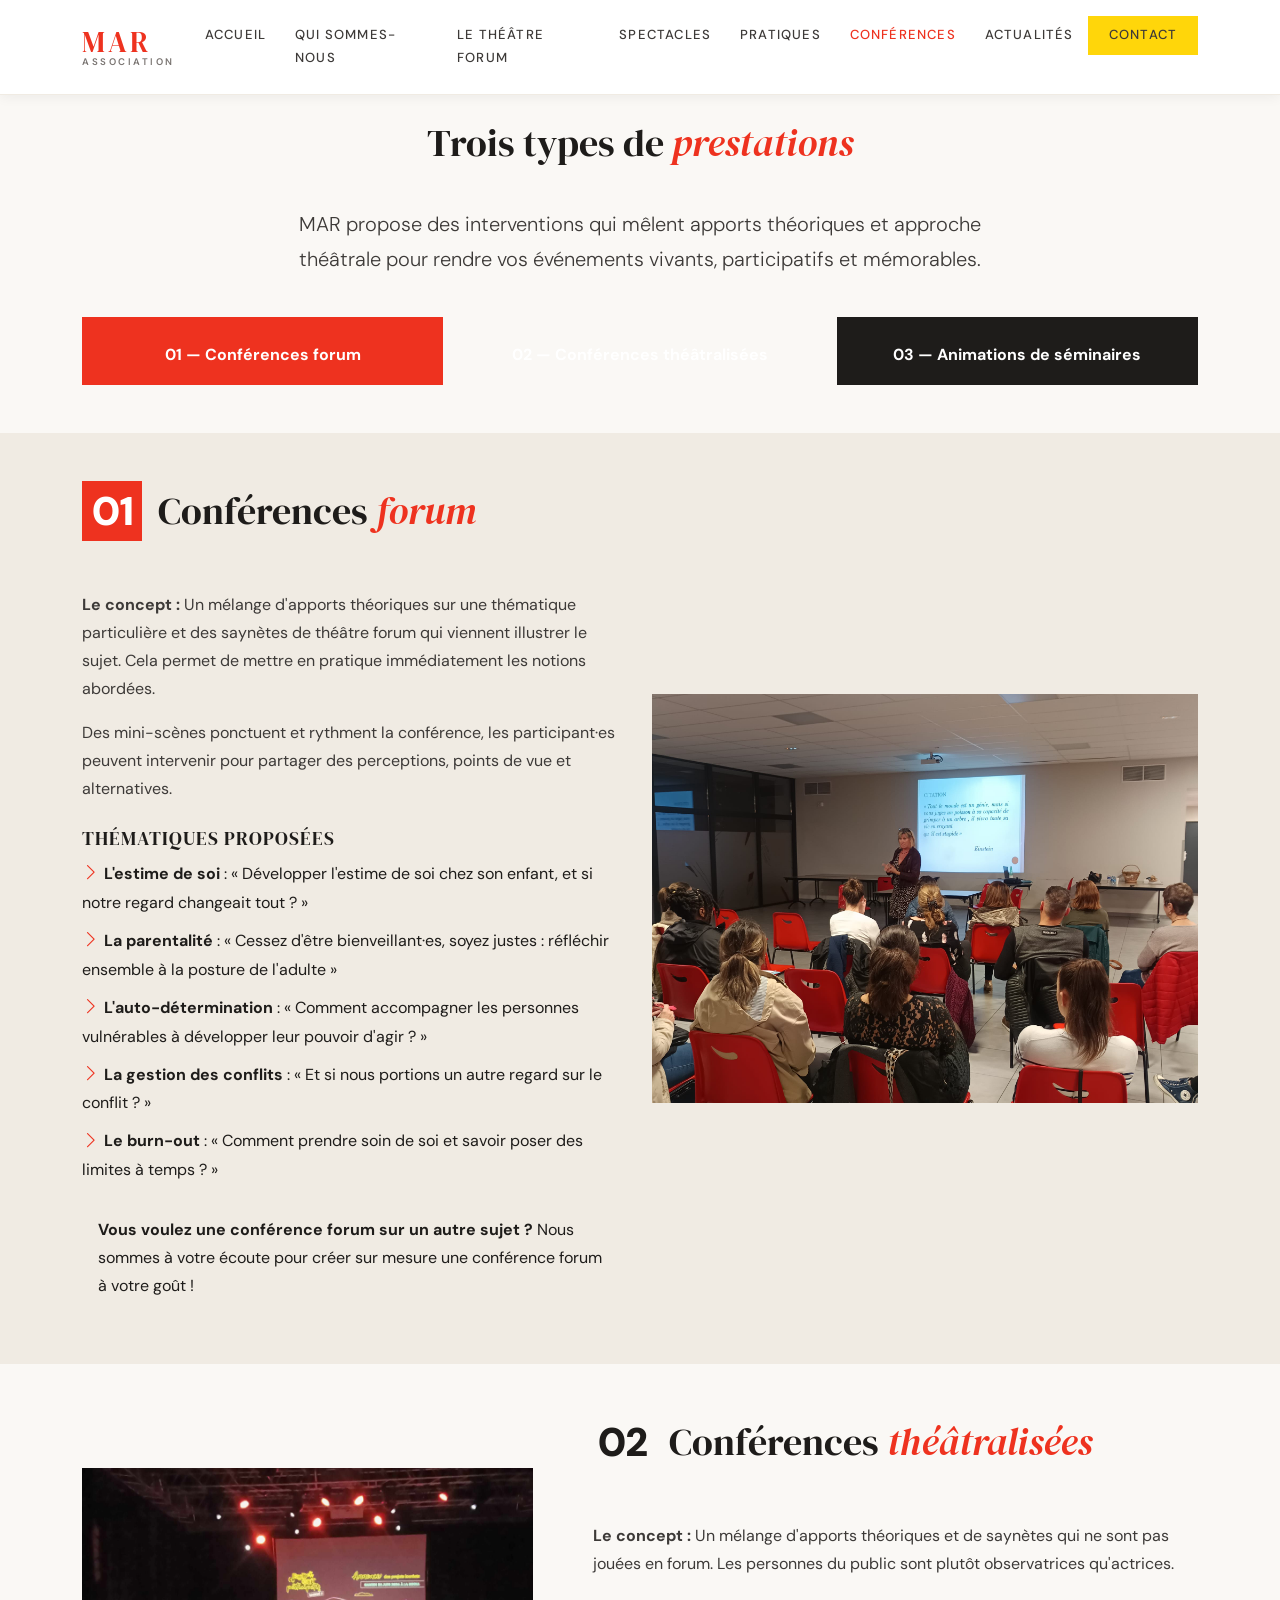
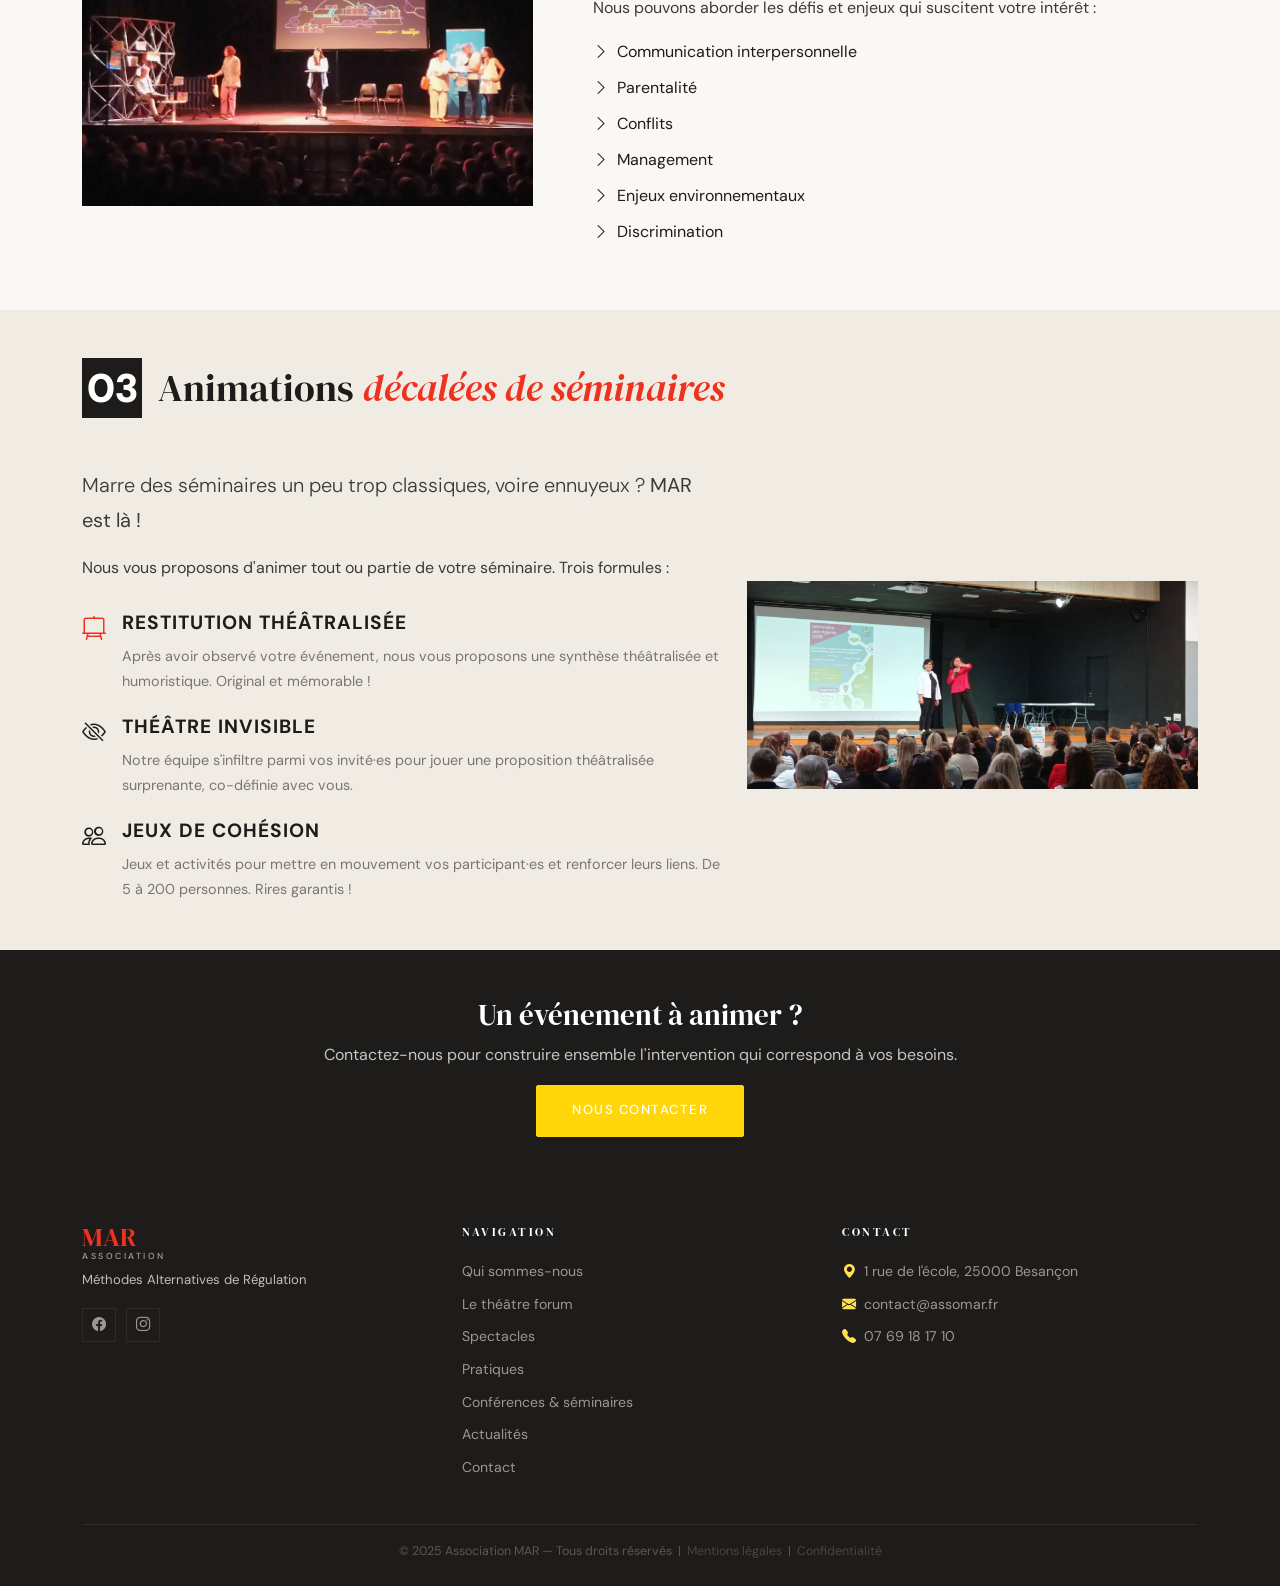
<file: conferences.html>
<!DOCTYPE html>
<html lang="fr">
<head>
  <meta charset="UTF-8">
  <meta name="viewport" content="width=device-width, initial-scale=1.0">
  <title>Conférences & Séminaires — Association MAR</title>
  <link href="https://cdn.jsdelivr.net/npm/bootstrap@5.3.2/dist/css/bootstrap.min.css" rel="stylesheet">
  <link href="https://cdn.jsdelivr.net/npm/bootstrap-icons@1.11.3/font/bootstrap-icons.min.css" rel="stylesheet">
  <link rel="stylesheet" href="css/style.css">
</head>
<body>

<nav class="navbar navbar-expand-lg fixed-top">
  <div class="container">
    <a class="navbar-brand logo-brand" href="index.html">
      <div class="logo-placeholder"><span class="logo-mar">MAR</span><span class="logo-asso">Association</span></div>
    </a>
    <button class="navbar-toggler" type="button" data-bs-toggle="collapse" data-bs-target="#nav">
      <span class="navbar-toggler-icon"></span>
    </button>
    <div class="collapse navbar-collapse" id="nav">
      <ul class="navbar-nav ms-auto">
        <li class="nav-item"><a class="nav-link" href="index.html">Accueil</a></li>
        <li class="nav-item"><a class="nav-link" href="qui-sommes-nous.html">Qui sommes-nous</a></li>
        <li class="nav-item"><a class="nav-link" href="theatre-forum.html">Le théâtre forum</a></li>
        <li class="nav-item"><a class="nav-link" href="spectacles.html">Spectacles</a></li>
        <li class="nav-item"><a class="nav-link" href="pratique.html">Pratiques</a></li>
        <li class="nav-item"><a class="nav-link active" href="conferences.html">Conférences</a></li>
        <li class="nav-item"><a class="nav-link" href="actualites.html">Actualités</a></li>
        <li class="nav-item"><a class="nav-link nav-cta" href="contact.html">Contact</a></li>
      </ul>
    </div>
  </div>
</nav>


<!-- INTRO -->
<section>
  <div class="container text-center">
    <h2 class="section-title">Trois types de <em>prestations</em></h2>
    <div class="section-divider mx-auto"></div>
    <p class="lead mt-2 lead-centered">MAR propose des interventions qui mêlent apports théoriques et approche théâtrale pour rendre vos événements vivants, participatifs et mémorables.</p>
    <div class="row g-3 mt-4">
      <div class="col-md-4">
        <a href="#conf-forum" class="text-decoration-none">
          <div class="p-3 option-tab option-tab-rouge">
            <p class="mb-0 mt-2 fw-bold">01 — Conférences forum</p>
          </div>
        </a>
      </div>
      <div class="col-md-4">
        <a href="#conf-theatralisees" class="text-decoration-none">
          <div class="p-3 option-tab option-tab-jaune">
            <p class="mb-0 mt-2 fw-bold">02 — Conférences théâtralisées</p>
          </div>
        </a>
      </div>
      <div class="col-md-4">
        <a href="#animations" class="text-decoration-none">
          <div class="p-3 option-tab option-tab-dark">
            <p class="mb-0 mt-2 fw-bold">03 — Animations de séminaires</p>
          </div>
        </a>
      </div>
    </div>
  </div>
</section>

<!-- 1 - CONFÉRENCES FORUM -->
<section class="section-alt" id="conf-forum">
  <div class="container">
    <div class="row align-items-center">
      <div class="col-lg-6">
        <div class="d-flex align-items-center gap-3 mb-3">
          <span class="num-badge num-badge-rouge">01</span>
          <h2 class="section-title mb-0">Conférences <em>forum</em></h2>
        </div>
        <div class="section-divider"></div>
        <p><strong>Le concept :</strong> Un mélange d'apports théoriques sur une thématique particulière et des saynètes de théâtre forum qui viennent illustrer le sujet. Cela permet de mettre en pratique immédiatement les notions abordées.</p>
        <p>Des mini-scènes ponctuent et rythment la conférence, les participant·es peuvent intervenir pour partager des perceptions, points de vue et alternatives.</p>

        <h4 class="mt-4 titre-carte">Thématiques proposées</h4>
        <ul class="list-unstyled">
          <li class="mb-2"><i class="bi bi-chevron-right chevron-rouge"></i> <strong>L'estime de soi</strong> : « Développer l'estime de soi chez son enfant, et si notre regard changeait tout ? »</li>
          <li class="mb-2"><i class="bi bi-chevron-right chevron-rouge"></i> <strong>La parentalité</strong> : « Cessez d'être bienveillant·es, soyez justes : réfléchir ensemble à la posture de l'adulte »</li>
          <li class="mb-2"><i class="bi bi-chevron-right chevron-rouge"></i> <strong>L'auto-détermination</strong> : « Comment accompagner les personnes vulnérables à développer leur pouvoir d'agir ? »</li>
          <li class="mb-2"><i class="bi bi-chevron-right chevron-rouge"></i> <strong>La gestion des conflits</strong> : « Et si nous portions un autre regard sur le conflit ? »</li>
          <li class="mb-2"><i class="bi bi-chevron-right chevron-rouge"></i> <strong>Le burn-out</strong> : « Comment prendre soin de soi et savoir poser des limites à temps ? »</li>
        </ul>
        <div class="p-3 mt-3 highlight-box-plain">
          <strong>Vous voulez une conférence forum sur un autre sujet ?</strong> Nous sommes à votre écoute pour créer sur mesure une conférence forum à votre goût !
        </div>
      </div>
      <div class="col-lg-6 mt-4 mt-lg-0">
        <img src="images/proposees/photo-8.jpg"
             alt="Conférence forum" class="img-fluid section-img section-img-xl">
      </div>
    </div>
  </div>
</section>

<!-- 2 - CONFÉRENCES THÉÂTRALISÉES -->
<section id="conf-theatralisees">
  <div class="container">
    <div class="row align-items-center">
      <div class="col-lg-5 mb-4 mb-lg-0">
        <img src="images/proposees/photo-9.jpg"
             alt="Conférence théâtralisée" class="img-fluid section-img section-img-md">
      </div>
      <div class="col-lg-7 ps-lg-5">
        <div class="d-flex align-items-center gap-3 mb-3">
          <span class="num-badge num-badge-jaune">02</span>
          <h2 class="section-title mb-0">Conférences <em>théâtralisées</em></h2>
        </div>
        <div class="section-divider"></div>
        <p><strong>Le concept :</strong> Un mélange d'apports théoriques et de saynètes qui ne sont pas jouées en forum. Les personnes du public sont plutôt observatrices qu'actrices.</p>
        <p>Nous pouvons aborder les défis et enjeux qui suscitent votre intérêt :</p>
        <ul class="list-unstyled mt-3">
          <li class="d-flex gap-2 mb-2"><i class="bi bi-chevron-right chevron-jaune"></i> Communication interpersonnelle</li>
          <li class="d-flex gap-2 mb-2"><i class="bi bi-chevron-right chevron-jaune"></i> Parentalité</li>
          <li class="d-flex gap-2 mb-2"><i class="bi bi-chevron-right chevron-jaune"></i> Conflits</li>
          <li class="d-flex gap-2 mb-2"><i class="bi bi-chevron-right chevron-jaune"></i> Management</li>
          <li class="d-flex gap-2 mb-2"><i class="bi bi-chevron-right chevron-jaune"></i> Enjeux environnementaux</li>
          <li class="d-flex gap-2 mb-2"><i class="bi bi-chevron-right chevron-jaune"></i> Discrimination</li>
        </ul>
      </div>
    </div>
  </div>
</section>

<!-- 3 - ANIMATIONS SÉMINAIRES -->
<section class="section-alt" id="animations">
  <div class="container">
    <div class="d-flex align-items-center gap-3 mb-3">
      <span class="num-badge num-badge-dark">03</span>
      <h2 class="section-title mb-0">Animations <em>décalées de séminaires</em></h2>
    </div>
    <div class="section-divider"></div>
    <div class="row align-items-center">
      <div class="col-lg-7">
        <p class="lead">Marre des séminaires un peu trop classiques, voire ennuyeux ? <strong>MAR est là !</strong></p>
        <p>Nous vous proposons d'animer tout ou partie de votre séminaire. Trois formules :</p>
        <div class="d-flex flex-column gap-3 mt-4">
          <div class="d-flex gap-3 align-items-start">
            <i class="bi bi-easel2 icon-lg icon-rouge"></i>
            <div>
              <strong class="titre-carte">Restitution théâtralisée</strong>
              <p class="mb-0 mt-1 text-note">Après avoir observé votre événement, nous vous proposons une synthèse théâtralisée et humoristique. Original et mémorable !</p>
            </div>
          </div>
          <div class="d-flex gap-3 align-items-start">
            <i class="bi bi-eye-slash icon-lg icon-jaune"></i>
            <div>
              <strong class="titre-carte">Théâtre invisible</strong>
              <p class="mb-0 mt-1 text-note">Notre équipe s'infiltre parmi vos invité·es pour jouer une proposition théâtralisée surprenante, co-définie avec vous.</p>
            </div>
          </div>
          <div class="d-flex gap-3 align-items-start">
            <i class="bi bi-people icon-lg icon-dark"></i>
            <div>
              <strong class="titre-carte">Jeux de cohésion</strong>
              <p class="mb-0 mt-1 text-note">Jeux et activités pour mettre en mouvement vos participant·es et renforcer leurs liens. De 5 à 200 personnes. Rires garantis !</p>
            </div>
          </div>
        </div>
      </div>
      <div class="col-lg-5 mt-4 mt-lg-0">
        <img src="images/proposees/photo-7.jpg" alt="Animation de séminaire" class="img-fluid section-img section-img-md">
      </div>
    </div>
  </div>
</section>

<!-- CTA -->
<section class="section-cta">
  <div class="container">
    <h2>Un événement à animer ?</h2>
    <p>Contactez-nous pour construire ensemble l'intervention qui correspond à vos besoins.</p>
    <a href="contact.html" class="btn-jaune">Nous contacter</a>
  </div>
</section>

<footer>
  <div class="container">
    <div class="row g-4">
      <div class="col-lg-4">
        <div class="footer-logo-placeholder"><span class="footer-logo-mar">MAR</span><span class="footer-logo-asso">Association</span></div>
        <p class="mt-2 footer-slogan">Méthodes Alternatives de Régulation</p>
        <div class="mt-3">
          <a href="https://www.facebook.com/profile.php?id=61551824633043" class="social-link" target="_blank"><i class="bi bi-facebook"></i></a>
          <a href="https://www.instagram.com/association_mar_theatre_forum?igsh=MWlxeDFoOXNvcmVjaw%3D%3D&utm_source=qr" class="social-link" target="_blank"><i class="bi bi-instagram"></i></a>
        </div>
      </div>
      <div class="col-lg-4">
        <h5>Navigation</h5>
        <ul>
          <li><a href="qui-sommes-nous.html">Qui sommes-nous</a></li>
          <li><a href="theatre-forum.html">Le théâtre forum</a></li>
          <li><a href="spectacles.html">Spectacles</a></li>
          <li><a href="pratique.html">Pratiques</a></li>
          <li><a href="conferences.html">Conférences & séminaires</a></li>
          <li><a href="actualites.html">Actualités</a></li>
          <li><a href="contact.html">Contact</a></li>
        </ul>
      </div>
      <div class="col-lg-4">
        <h5>Contact</h5>
        <ul>
          <li><i class="bi bi-geo-alt-fill me-2 footer-icon"></i>1 rue de l'école, 25000 Besançon</li>
          <li><i class="bi bi-envelope-fill me-2 footer-icon"></i><a href="mailto:contact@assomar.fr">contact@assomar.fr</a></li>
          <li><i class="bi bi-telephone-fill me-2 footer-icon"></i><a href="tel:0769181710">07 69 18 17 10</a></li>
        </ul>
      </div>
    </div>
    <div class="footer-bottom">&copy; 2025 Association MAR — Tous droits réservés &nbsp;|&nbsp; <a href="mentions-legales.html" class="footer-legal">Mentions légales</a> &nbsp;|&nbsp; <a href="mentions-legales.html#confidentialite" class="footer-legal">Confidentialité</a></div>
  </div>
</footer>

<script src="https://cdn.jsdelivr.net/npm/bootstrap@5.3.2/dist/js/bootstrap.bundle.min.js"></script>
<script src="js/cookies.js" defer></script>
<script src="js/navbar.js" defer></script>
<script src="js/reveal.js" defer></script>
</body>
</html>
</file>
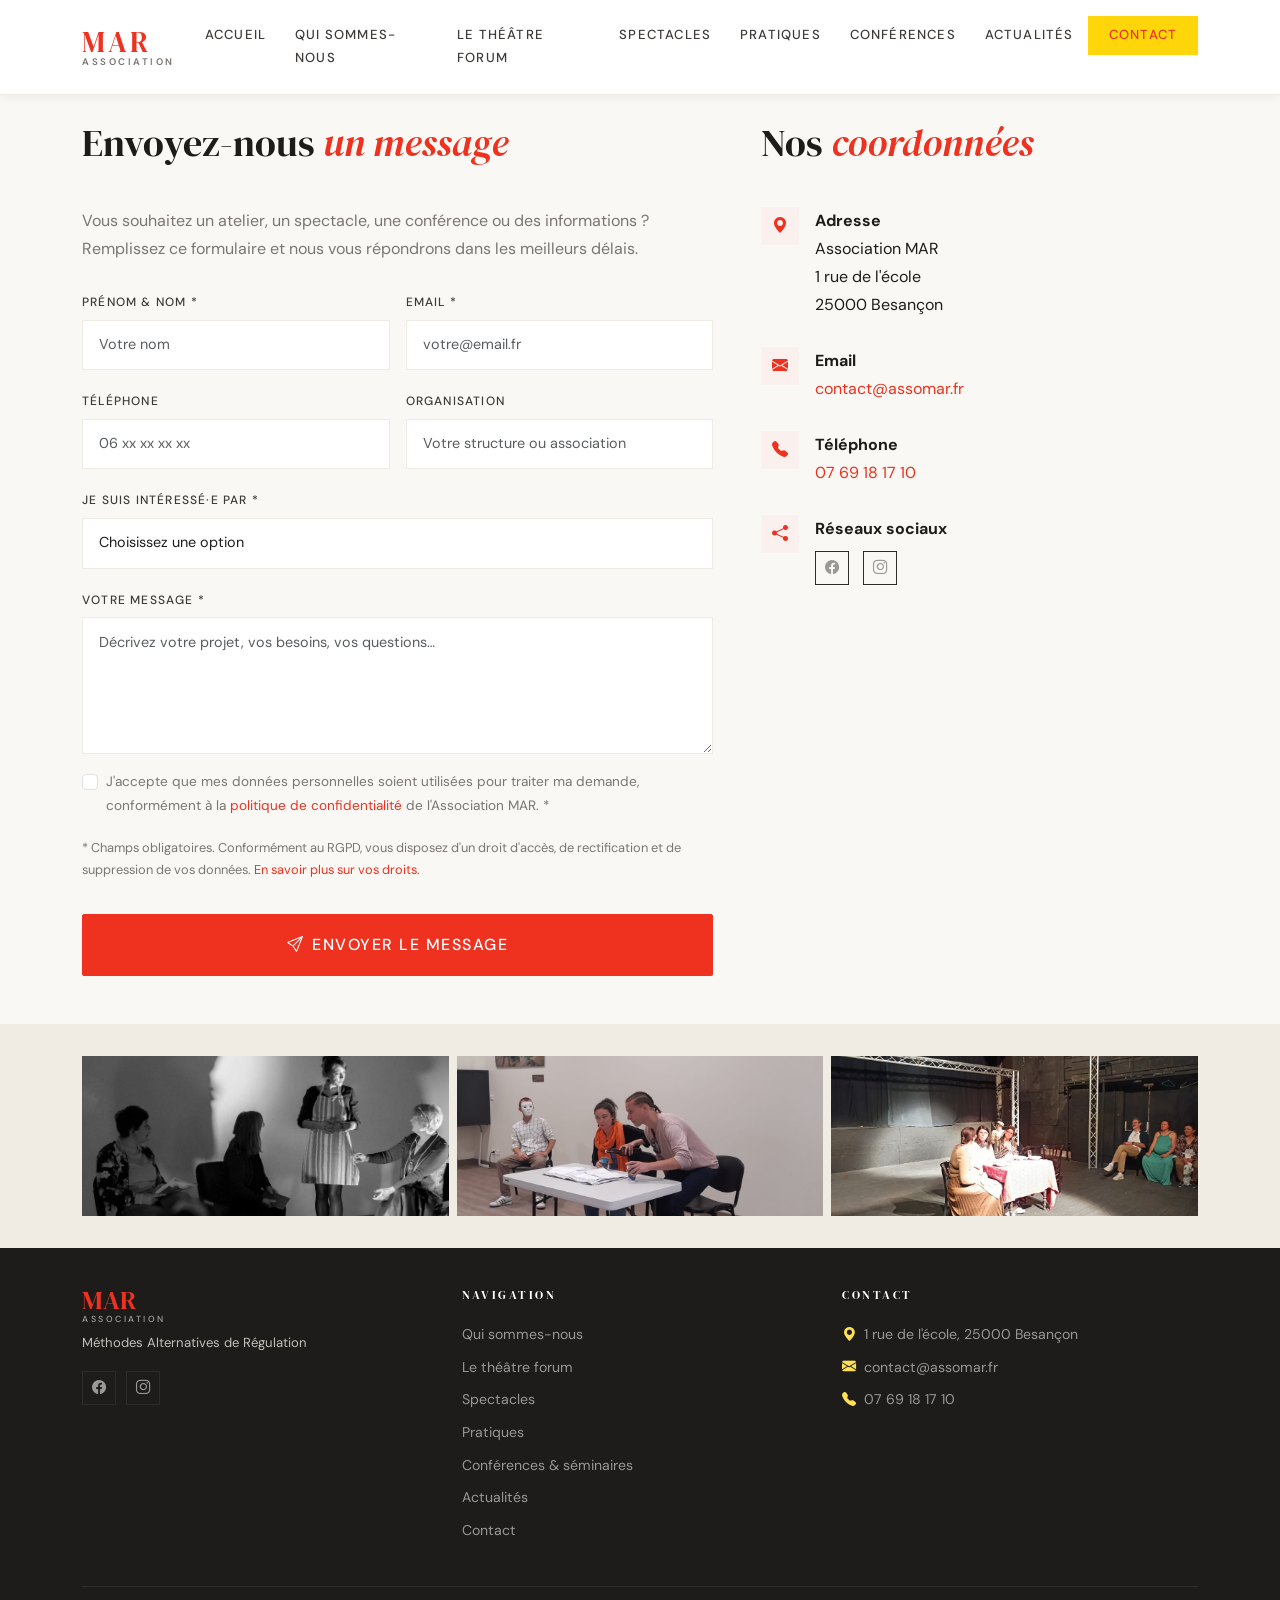
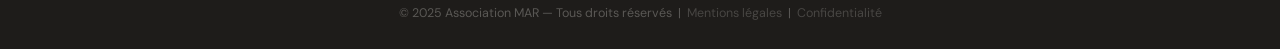
<file: contact.html>
<!DOCTYPE html>
<html lang="fr">
<head>
  <meta charset="UTF-8">
  <meta name="viewport" content="width=device-width, initial-scale=1.0">
  <title>Contact — Association MAR</title>
  <link href="https://cdn.jsdelivr.net/npm/bootstrap@5.3.2/dist/css/bootstrap.min.css" rel="stylesheet">
  <link href="https://cdn.jsdelivr.net/npm/bootstrap-icons@1.11.3/font/bootstrap-icons.min.css" rel="stylesheet">
  <link rel="stylesheet" href="css/style.css">
</head>
<body>

<nav class="navbar navbar-expand-lg fixed-top">
  <div class="container">
    <a class="navbar-brand logo-brand" href="index.html">
      <div class="logo-placeholder"><span class="logo-mar">MAR</span><span class="logo-asso">Association</span></div>
    </a>
    <button class="navbar-toggler" type="button" data-bs-toggle="collapse" data-bs-target="#nav">
      <span class="navbar-toggler-icon"></span>
    </button>
    <div class="collapse navbar-collapse" id="nav">
      <ul class="navbar-nav ms-auto">
        <li class="nav-item"><a class="nav-link" href="index.html">Accueil</a></li>
        <li class="nav-item"><a class="nav-link" href="qui-sommes-nous.html">Qui sommes-nous</a></li>
        <li class="nav-item"><a class="nav-link" href="theatre-forum.html">Le théâtre forum</a></li>
        <li class="nav-item"><a class="nav-link" href="spectacles.html">Spectacles</a></li>
        <li class="nav-item"><a class="nav-link" href="pratique.html">Pratiques</a></li>
        <li class="nav-item"><a class="nav-link" href="conferences.html">Conférences</a></li>
        <li class="nav-item"><a class="nav-link" href="actualites.html">Actualités</a></li>
        <li class="nav-item"><a class="nav-link nav-cta active" href="contact.html">Contact</a></li>
      </ul>
    </div>
  </div>
</nav>


<section>
  <div class="container">
    <div class="row g-5">

      <!-- FORMULAIRE -->
      <div class="col-lg-7">
        <h2 class="section-title">Envoyez-nous <em>un message</em></h2>
        <div class="section-divider"></div>
        <p class="text-gris">Vous souhaitez un atelier, un spectacle, une conférence ou des informations ? Remplissez ce formulaire et nous vous répondrons dans les meilleurs délais.</p>

        <form class="mt-4" action="mailto:contact@assomar.fr" method="get" enctype="text/plain">
          <div class="row g-3">
            <div class="col-sm-6">
              <label class="form-label">Prénom & Nom *</label>
              <input type="text" class="form-control" placeholder="Votre nom" required>
            </div>
            <div class="col-sm-6">
              <label class="form-label">Email *</label>
              <input type="email" class="form-control" placeholder="votre@email.fr" required>
            </div>
            <div class="col-sm-6">
              <label class="form-label">Téléphone</label>
              <input type="tel" class="form-control" placeholder="06 xx xx xx xx">
            </div>
            <div class="col-sm-6">
              <label class="form-label">Organisation</label>
              <input type="text" class="form-control" placeholder="Votre structure ou association">
            </div>
            <div class="col-12">
              <label class="form-label">Je suis intéressé·e par *</label>
              <select class="form-control" id="interet" required>
                <option value="" disabled selected>Choisissez une option</option>
                <option value="atelier">Un atelier de découverte</option>
                <option value="spectacle">Un spectacle (clé en main ou sur mesure)</option>
                <option value="conference">Une conférence forum</option>
                <option value="seminaire">Une animation de séminaire</option>
                <option value="formation">Une formation de formateurs</option>
                <option value="mensuels">Des ateliers mensuels</option>
                <option value="autre">Autre / Renseignements</option>
              </select>
            </div>
            <div class="col-12" id="spectacle-group">
              <label class="form-label">Spectacle concerné</label>
              <select class="form-control" id="spectacle-select">
                <option value="" disabled selected>Choisissez un spectacle</option>
                <option>Sous silence</option>
                <option>Entre idées reçues et vécus partagés</option>
                <option>Ma famille est une ordure</option>
                <option>Histoires de couples</option>
                <option>Le travail d'équipe, c'est facile ?</option>
                <option>Oser s'affirmer au quotidien</option>
                <option>La santé, c'est dans ta tête ?</option>
                <option>Tu sais mieux que moi ?</option>
                <option>Enfants, adultes, déconditionnons-nous !</option>
                <option>L'auto-détermination</option>
                <option>La médiation sociale, un jeu d'enfant ?</option>
                <option>Violences faites aux femmes</option>
                <option>Poing levé ou bras croisés</option>
                <option>C'est injuste mais ça peut changer !</option>
                <option>L'éducation ça s'estime !</option>
                <option>Burn out !</option>
                <option>C'est mon choix !</option>
              </select>
            </div>
            <div class="col-12">
              <label class="form-label">Votre message *</label>
              <textarea class="form-control" rows="5" placeholder="Décrivez votre projet, vos besoins, vos questions…" required></textarea>
            </div>
            <div class="col-12">
              <div class="form-check">
                <input class="form-check-input" type="checkbox" id="rgpd" required>
                <label class="form-check-label form-note" for="rgpd">
                  J'accepte que mes données personnelles soient utilisées pour traiter ma demande, conformément à la <a href="mentions-legales.html#confidentialite" target="_blank">politique de confidentialité</a> de l'Association MAR. *
                </label>
              </div>
            </div>
            <div class="col-12">
              <p class="form-note-sm">* Champs obligatoires. Conformément au RGPD, vous disposez d'un droit d'accès, de rectification et de suppression de vos données. <a href="mentions-legales.html#droits">En savoir plus sur vos droits.</a></p>
            </div>
            <div class="col-12">
              <button type="submit" class="btn-rouge w-100 btn-submit">
                <i class="bi bi-send me-2"></i>Envoyer le message
              </button>
            </div>
          </div>
        </form>
      </div>

      <!-- INFOS CONTACT -->
      <div class="col-lg-5">
        <h2 class="section-title">Nos <em>coordonnées</em></h2>
        <div class="section-divider"></div>

        <div class="contact-info-item">
          <div class="contact-icon"><i class="bi bi-geo-alt-fill"></i></div>
          <div>
            <strong>Adresse</strong><br>
            Association MAR<br>
            1 rue de l'école<br>
            25000 Besançon
          </div>
        </div>

        <div class="contact-info-item">
          <div class="contact-icon"><i class="bi bi-envelope-fill"></i></div>
          <div>
            <strong>Email</strong><br>
            <a href="mailto:contact@assomar.fr">contact@assomar.fr</a>
          </div>
        </div>

        <div class="contact-info-item">
          <div class="contact-icon"><i class="bi bi-telephone-fill"></i></div>
          <div>
            <strong>Téléphone</strong><br>
            <a href="tel:0769181710">07 69 18 17 10</a>
          </div>
        </div>

        <div class="contact-info-item">
          <div class="contact-icon"><i class="bi bi-share-fill"></i></div>
          <div>
            <strong>Réseaux sociaux</strong><br>
            <div class="mt-2 d-flex gap-2">
              <a href="https://www.facebook.com/profile.php?id=61551824633043" class="social-link" target="_blank" title="Facebook">
                <i class="bi bi-facebook"></i>
              </a>
              <a href="https://www.instagram.com/association_mar_theatre_forum?igsh=MWlxeDFoOXNvcmVjaw%3D%3D&utm_source=qr" class="social-link" target="_blank" title="Instagram">
                <i class="bi bi-instagram"></i>
              </a>
            </div>
          </div>
        </div>

      </div>

    </div>
  </div>
</section>

<!-- PHOTOS BAS DE PAGE -->
<section class="section-alt no-reveal section-photos">
  <div class="container">
    <div class="row g-2">
      <div class="col-4"><img src="images/spectacles/scene-02.jpg" class="img-fluid w-100 contact-photo" alt="MAR"></div>
      <div class="col-4"><img src="images/spectacles/scene-15.jpg" class="img-fluid w-100 contact-photo" alt="MAR"></div>
      <div class="col-4"><img src="images/spectacles/scene-16.jpg" class="img-fluid w-100 contact-photo" alt="MAR"></div>
    </div>
  </div>
</section>

<footer>
  <div class="container">
    <div class="row g-4">
      <div class="col-lg-4">
        <div class="footer-logo-placeholder"><span class="footer-logo-mar">MAR</span><span class="footer-logo-asso">Association</span></div>
        <p class="mt-2 footer-slogan">Méthodes Alternatives de Régulation</p>
        <div class="mt-3">
          <a href="https://www.facebook.com/profile.php?id=61551824633043" class="social-link" target="_blank"><i class="bi bi-facebook"></i></a>
          <a href="https://www.instagram.com/association_mar_theatre_forum?igsh=MWlxeDFoOXNvcmVjaw%3D%3D&utm_source=qr" class="social-link" target="_blank"><i class="bi bi-instagram"></i></a>
        </div>
      </div>
      <div class="col-lg-4">
        <h5>Navigation</h5>
        <ul>
          <li><a href="qui-sommes-nous.html">Qui sommes-nous</a></li>
          <li><a href="theatre-forum.html">Le théâtre forum</a></li>
          <li><a href="spectacles.html">Spectacles</a></li>
          <li><a href="pratique.html">Pratiques</a></li>
          <li><a href="conferences.html">Conférences & séminaires</a></li>
          <li><a href="actualites.html">Actualités</a></li>
          <li><a href="contact.html">Contact</a></li>
        </ul>
      </div>
      <div class="col-lg-4">
        <h5>Contact</h5>
        <ul>
          <li><i class="bi bi-geo-alt-fill me-2 footer-icon"></i>1 rue de l'école, 25000 Besançon</li>
          <li><i class="bi bi-envelope-fill me-2 footer-icon"></i><a href="mailto:contact@assomar.fr">contact@assomar.fr</a></li>
          <li><i class="bi bi-telephone-fill me-2 footer-icon"></i><a href="tel:0769181710">07 69 18 17 10</a></li>
        </ul>
      </div>
    </div>
    <div class="footer-bottom">&copy; 2025 Association MAR — Tous droits réservés &nbsp;|&nbsp; <a href="mentions-legales.html" class="footer-legal">Mentions légales</a> &nbsp;|&nbsp; <a href="mentions-legales.html#confidentialite" class="footer-legal">Confidentialité</a></div>
  </div>
</footer>

<script src="https://cdn.jsdelivr.net/npm/bootstrap@5.3.2/dist/js/bootstrap.bundle.min.js"></script>
<script src="js/cookies.js" defer></script>
<script src="js/contact.js" defer></script>
<script src="js/navbar.js" defer></script>
<script src="js/reveal.js" defer></script>
</body>
</html>
</file>
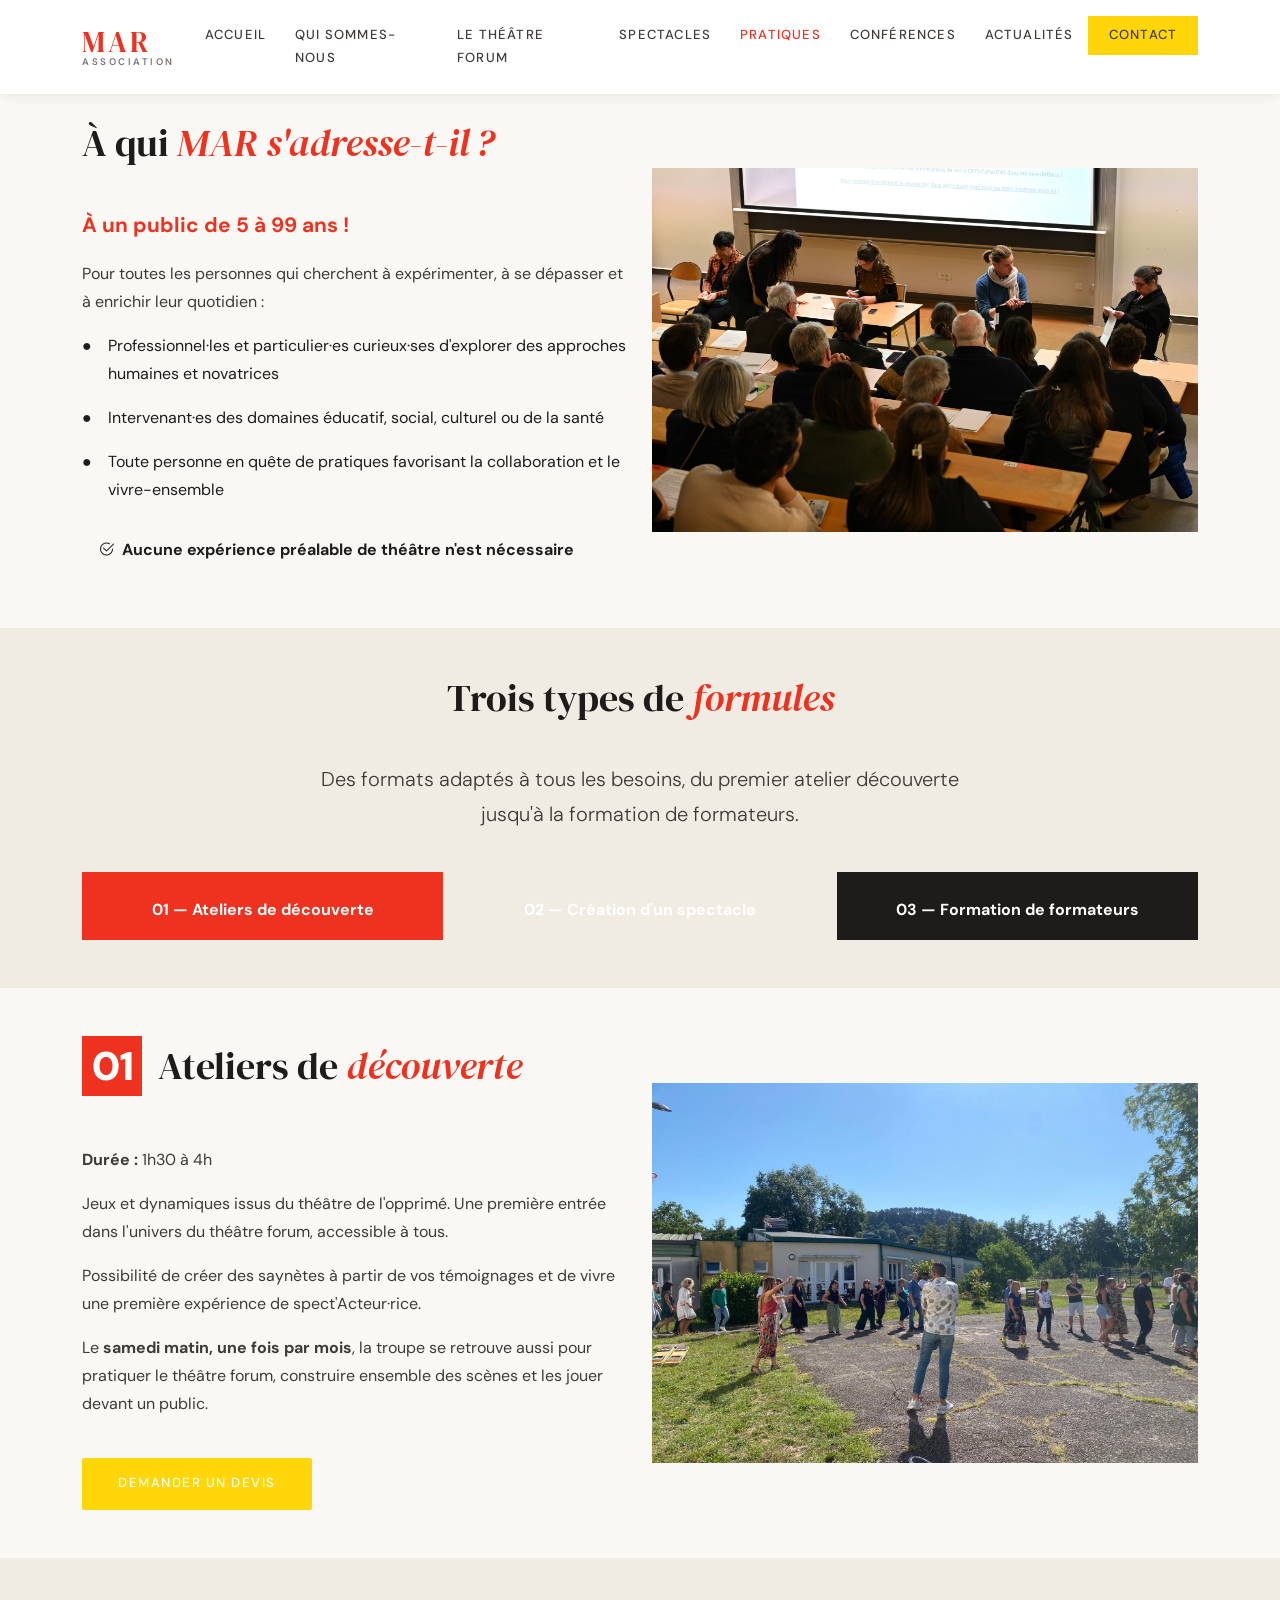
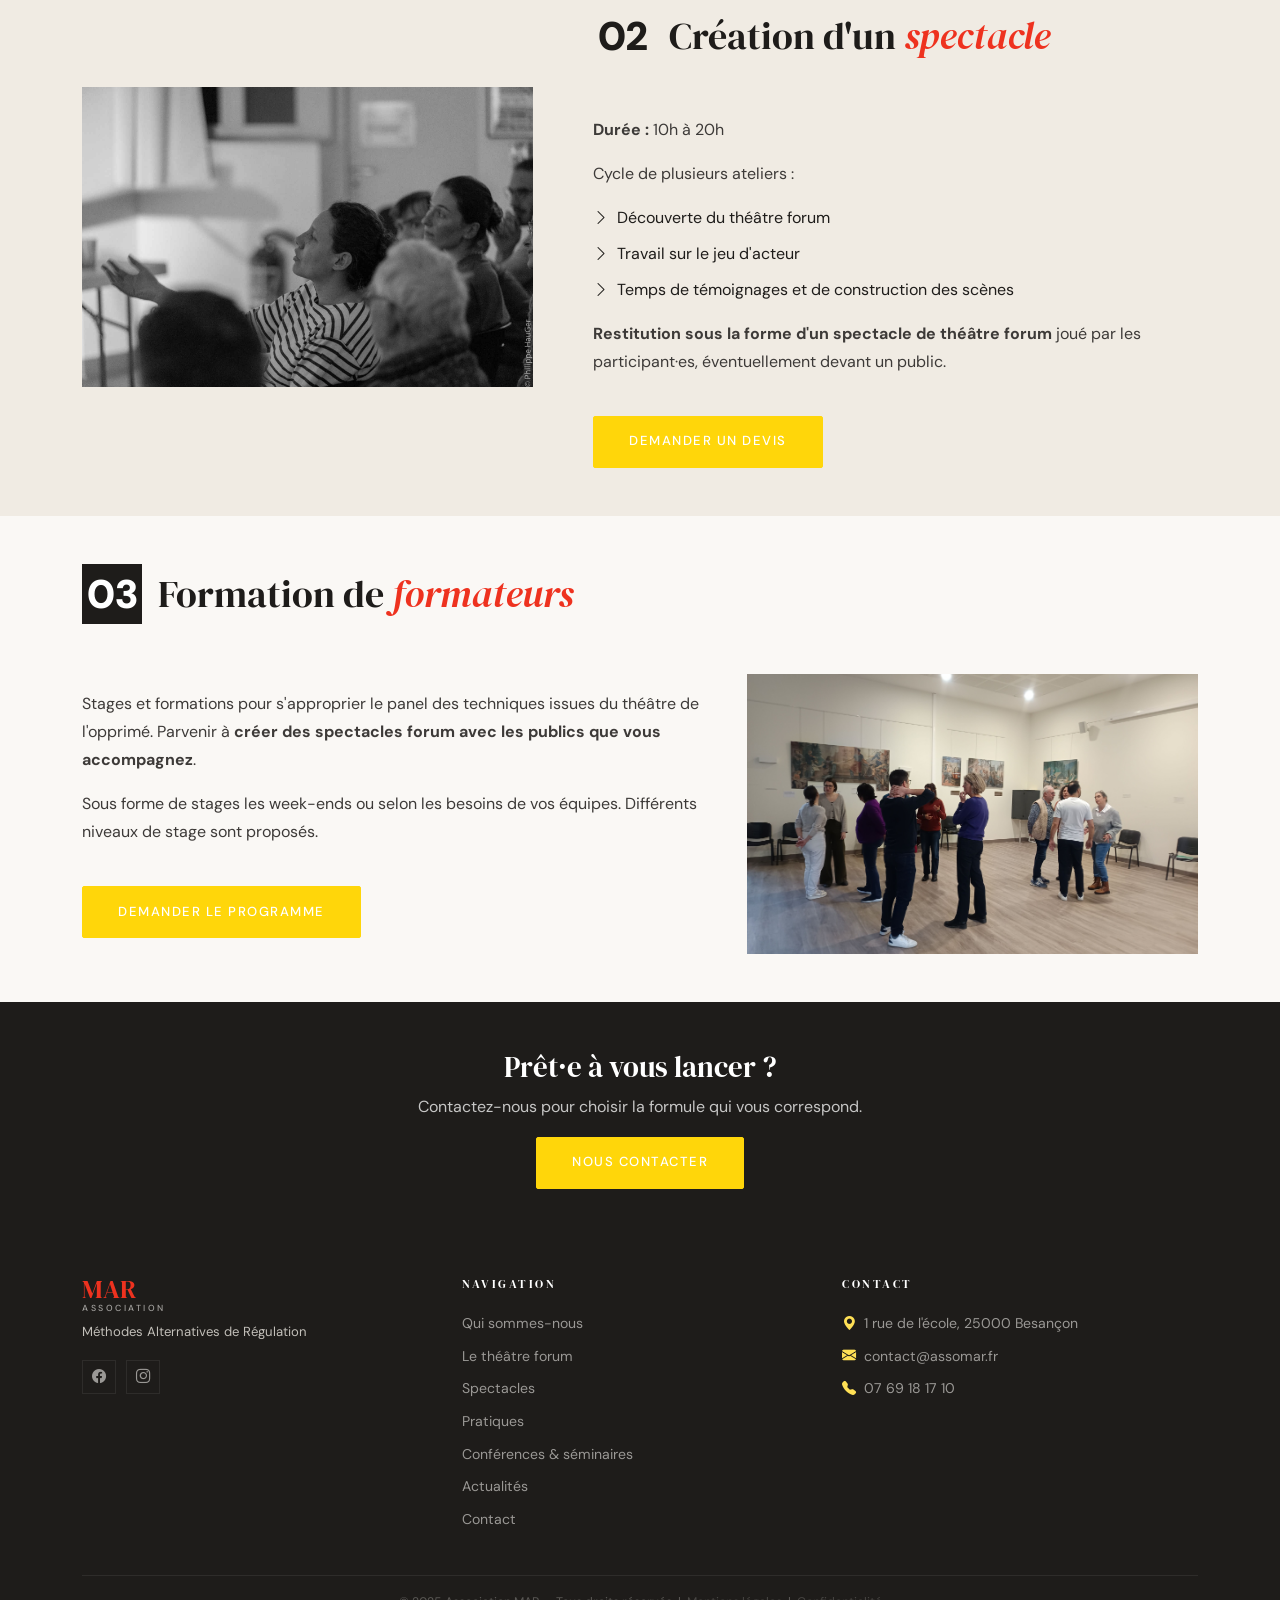
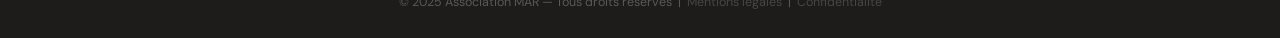
<file: pratique.html>
<!DOCTYPE html>
<html lang="fr">
<head>
  <meta charset="UTF-8">
  <meta name="viewport" content="width=device-width, initial-scale=1.0">
  <title>Pratiquer le théâtre forum — Association MAR</title>
  <link href="https://cdn.jsdelivr.net/npm/bootstrap@5.3.2/dist/css/bootstrap.min.css" rel="stylesheet">
  <link href="https://cdn.jsdelivr.net/npm/bootstrap-icons@1.11.3/font/bootstrap-icons.min.css" rel="stylesheet">
  <link rel="stylesheet" href="css/style.css">
</head>
<body>

<nav class="navbar navbar-expand-lg fixed-top">
  <div class="container">
    <a class="navbar-brand logo-brand" href="index.html">
      <div class="logo-placeholder"><span class="logo-mar">MAR</span><span class="logo-asso">Association</span></div>
    </a>
    <button class="navbar-toggler" type="button" data-bs-toggle="collapse" data-bs-target="#nav">
      <span class="navbar-toggler-icon"></span>
    </button>
    <div class="collapse navbar-collapse" id="nav">
      <ul class="navbar-nav ms-auto">
        <li class="nav-item"><a class="nav-link" href="index.html">Accueil</a></li>
        <li class="nav-item"><a class="nav-link" href="qui-sommes-nous.html">Qui sommes-nous</a></li>
        <li class="nav-item"><a class="nav-link" href="theatre-forum.html">Le théâtre forum</a></li>
        <li class="nav-item"><a class="nav-link" href="spectacles.html">Spectacles</a></li>
        <li class="nav-item"><a class="nav-link active" href="pratique.html">Pratiques</a></li>
        <li class="nav-item"><a class="nav-link" href="conferences.html">Conférences</a></li>
        <li class="nav-item"><a class="nav-link" href="actualites.html">Actualités</a></li>
        <li class="nav-item"><a class="nav-link nav-cta" href="contact.html">Contact</a></li>
      </ul>
    </div>
  </div>
</nav>


<!-- À QUI -->
<section>
  <div class="container">
    <div class="row align-items-center">
      <div class="col-lg-6">
        <h2 class="section-title">À qui <em>MAR s'adresse-t-il ?</em></h2>
        <div class="section-divider"></div>
        <p class="lead lead-rouge">À un public de 5 à 99 ans !</p>
        <p>Pour toutes les personnes qui cherchent à expérimenter, à se dépasser et à enrichir leur quotidien :</p>
        <ul class="list-unstyled mt-3">
          <li class="d-flex gap-3 mb-3 align-items-start">
            <span class="bullet-jaune">●</span>
            <span>Professionnel·les et particulier·es curieux·ses d'explorer des approches humaines et novatrices</span>
          </li>
          <li class="d-flex gap-3 mb-3 align-items-start">
            <span class="bullet-jaune">●</span>
            <span>Intervenant·es des domaines éducatif, social, culturel ou de la santé</span>
          </li>
          <li class="d-flex gap-3 mb-3 align-items-start">
            <span class="bullet-jaune">●</span>
            <span>Toute personne en quête de pratiques favorisant la collaboration et le vivre-ensemble</span>
          </li>
        </ul>
        <div class="p-3 mt-2 highlight-box-plain fw-bold">
          <i class="bi bi-check2-circle me-2"></i>Aucune expérience préalable de théâtre n'est nécessaire
        </div>
      </div>
      <div class="col-lg-6 mt-4 mt-lg-0">
        <img src="images/spectacles/scene-20.jpg"
             alt="Atelier MAR" class="img-fluid section-img section-img-lg">
      </div>
    </div>
  </div>
</section>

<!-- INTRO FORMULES -->
<section class="section-alt">
  <div class="container text-center">
    <h2 class="section-title">Trois types de <em>formules</em></h2>
    <div class="section-divider mx-auto"></div>
    <p class="lead mt-2 lead-centered">Des formats adaptés à tous les besoins, du premier atelier découverte jusqu'à la formation de formateurs.</p>
    <div class="row g-3 mt-4">
      <div class="col-md-4">
        <a href="#ateliers-decouverte" class="text-decoration-none">
          <div class="p-3 option-tab option-tab-rouge">
            <p class="mb-0 mt-2 fw-bold">01 — Ateliers de découverte</p>
          </div>
        </a>
      </div>
      <div class="col-md-4">
        <a href="#creation-spectacle" class="text-decoration-none">
          <div class="p-3 option-tab option-tab-jaune">
            <p class="mb-0 mt-2 fw-bold">02 — Création d'un spectacle</p>
          </div>
        </a>
      </div>
      <div class="col-md-4">
        <a href="#formation-formateurs" class="text-decoration-none">
          <div class="p-3 option-tab option-tab-dark">
            <p class="mb-0 mt-2 fw-bold">03 — Formation de formateurs</p>
          </div>
        </a>
      </div>
    </div>
  </div>
</section>

<!-- 01 - ATELIERS DÉCOUVERTE -->
<section id="ateliers-decouverte">
  <div class="container">
    <div class="row align-items-center">
      <div class="col-lg-6">
        <div class="d-flex align-items-center gap-3 mb-3">
          <span class="num-badge num-badge-rouge">01</span>
          <h2 class="section-title mb-0">Ateliers de <em>découverte</em></h2>
        </div>
        <div class="section-divider"></div>
        <p><strong>Durée :</strong> 1h30 à 4h</p>
        <p>Jeux et dynamiques issus du théâtre de l'opprimé. Une première entrée dans l'univers du théâtre forum, accessible à tous.</p>
        <p>Possibilité de créer des saynètes à partir de vos témoignages et de vivre une première expérience de spect'Acteur·rice.</p>
        <p>Le <strong>samedi matin, une fois par mois</strong>, la troupe se retrouve aussi pour pratiquer le théâtre forum, construire ensemble des scènes et les jouer devant un public.</p>
        <a href="contact.html" class="btn-jaune mt-4">Demander un devis</a>
      </div>
      <div class="col-lg-6 mt-4 mt-lg-0">
        <img src="images/proposees/photo-4.jpg" alt="Atelier découverte" class="img-fluid section-img section-img-lg">
      </div>
    </div>
  </div>
</section>

<!-- 02 - CRÉATION SPECTACLE -->
<section class="section-alt" id="creation-spectacle">
  <div class="container">
    <div class="row align-items-center">
      <div class="col-lg-5 mb-4 mb-lg-0">
        <img src="images/proposees/photo-5.jpg" alt="Création théâtre forum" class="img-fluid section-img section-img-lg">
      </div>
      <div class="col-lg-7 ps-lg-5">
        <div class="d-flex align-items-center gap-3 mb-3">
          <span class="num-badge num-badge-jaune">02</span>
          <h2 class="section-title mb-0">Création d'un <em>spectacle</em></h2>
        </div>
        <div class="section-divider"></div>
        <p><strong>Durée :</strong> 10h à 20h</p>
        <p>Cycle de plusieurs ateliers :</p>
        <ul class="list-unstyled">
          <li class="d-flex gap-2 mb-2"><i class="bi bi-chevron-right chevron-jaune"></i> Découverte du théâtre forum</li>
          <li class="d-flex gap-2 mb-2"><i class="bi bi-chevron-right chevron-jaune"></i> Travail sur le jeu d'acteur</li>
          <li class="d-flex gap-2 mb-2"><i class="bi bi-chevron-right chevron-jaune"></i> Temps de témoignages et de construction des scènes</li>
        </ul>
        <p><strong>Restitution sous la forme d'un spectacle de théâtre forum</strong> joué par les participant·es, éventuellement devant un public.</p>
        <a href="contact.html" class="btn-jaune mt-4">Demander un devis</a>
      </div>
    </div>
  </div>
</section>

<!-- 03 - FORMATION FORMATEURS -->
<section id="formation-formateurs">
  <div class="container">
    <div class="d-flex align-items-center gap-3 mb-3">
      <span class="num-badge num-badge-dark">03</span>
      <h2 class="section-title mb-0">Formation de <em>formateurs</em></h2>
    </div>
    <div class="section-divider"></div>
    <div class="row align-items-center">
      <div class="col-lg-7">
        <p>Stages et formations pour s'approprier le panel des techniques issues du théâtre de l'opprimé. Parvenir à <strong>créer des spectacles forum avec les publics que vous accompagnez</strong>.</p>
        <p>Sous forme de stages les week-ends ou selon les besoins de vos équipes. Différents niveaux de stage sont proposés.</p>
        <a href="contact.html" class="btn-jaune mt-4">Demander le programme</a>
      </div>
      <div class="col-lg-5 mt-3 mt-lg-0">
        <img src="images/proposees/photo-6.jpg" alt="Formation formateurs" class="img-fluid section-img section-img-xs">
      </div>
    </div>
  </div>
</section>

<!-- CTA -->
<section class="section-cta">
  <div class="container">
    <h2>Prêt·e à vous lancer ?</h2>
    <p class="mt-2">Contactez-nous pour choisir la formule qui vous correspond.</p>
    <a href="contact.html" class="btn-jaune">Nous contacter</a>
  </div>
</section>

<footer>
  <div class="container">
    <div class="row g-4">
      <div class="col-lg-4">
        <div class="footer-logo-placeholder"><span class="footer-logo-mar">MAR</span><span class="footer-logo-asso">Association</span></div>
        <p class="mt-2 footer-slogan">Méthodes Alternatives de Régulation</p>
        <div class="mt-3">
          <a href="https://www.facebook.com/profile.php?id=61551824633043" class="social-link" target="_blank"><i class="bi bi-facebook"></i></a>
          <a href="https://www.instagram.com/association_mar_theatre_forum?igsh=MWlxeDFoOXNvcmVjaw%3D%3D&utm_source=qr" class="social-link" target="_blank"><i class="bi bi-instagram"></i></a>
        </div>
      </div>
      <div class="col-lg-4">
        <h5>Navigation</h5>
        <ul>
          <li><a href="qui-sommes-nous.html">Qui sommes-nous</a></li>
          <li><a href="theatre-forum.html">Le théâtre forum</a></li>
          <li><a href="spectacles.html">Spectacles</a></li>
          <li><a href="pratique.html">Pratiques</a></li>
          <li><a href="conferences.html">Conférences & séminaires</a></li>
          <li><a href="actualites.html">Actualités</a></li>
          <li><a href="contact.html">Contact</a></li>
        </ul>
      </div>
      <div class="col-lg-4">
        <h5>Contact</h5>
        <ul>
          <li><i class="bi bi-geo-alt-fill me-2 footer-icon"></i>1 rue de l'école, 25000 Besançon</li>
          <li><i class="bi bi-envelope-fill me-2 footer-icon"></i><a href="mailto:contact@assomar.fr">contact@assomar.fr</a></li>
          <li><i class="bi bi-telephone-fill me-2 footer-icon"></i><a href="tel:0769181710">07 69 18 17 10</a></li>
        </ul>
      </div>
    </div>
    <div class="footer-bottom">&copy; 2025 Association MAR — Tous droits réservés &nbsp;|&nbsp; <a href="mentions-legales.html" class="footer-legal">Mentions légales</a> &nbsp;|&nbsp; <a href="mentions-legales.html#confidentialite" class="footer-legal">Confidentialité</a></div>
  </div>
</footer>

<script src="https://cdn.jsdelivr.net/npm/bootstrap@5.3.2/dist/js/bootstrap.bundle.min.js"></script>
<script src="js/cookies.js" defer></script>
<script src="js/navbar.js" defer></script>
<script src="js/reveal.js" defer></script>
</body>
</html>
</file>
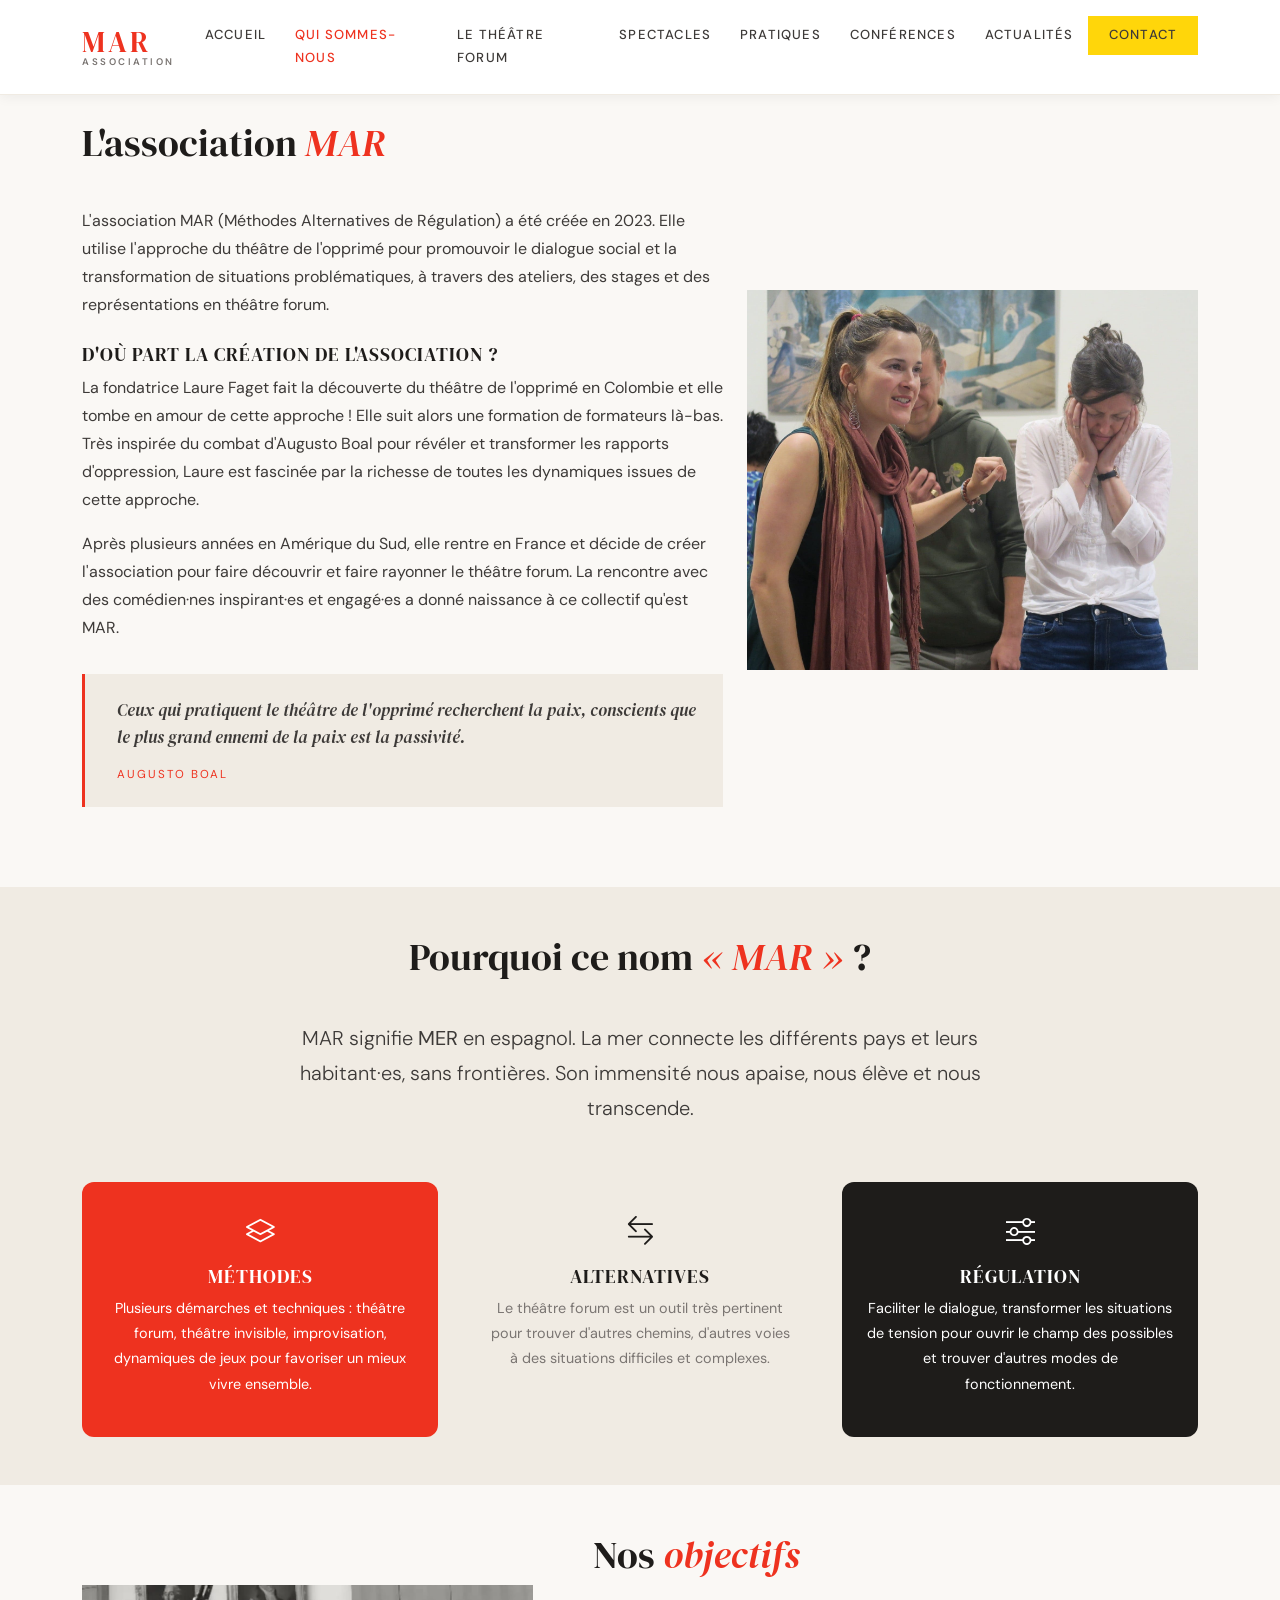
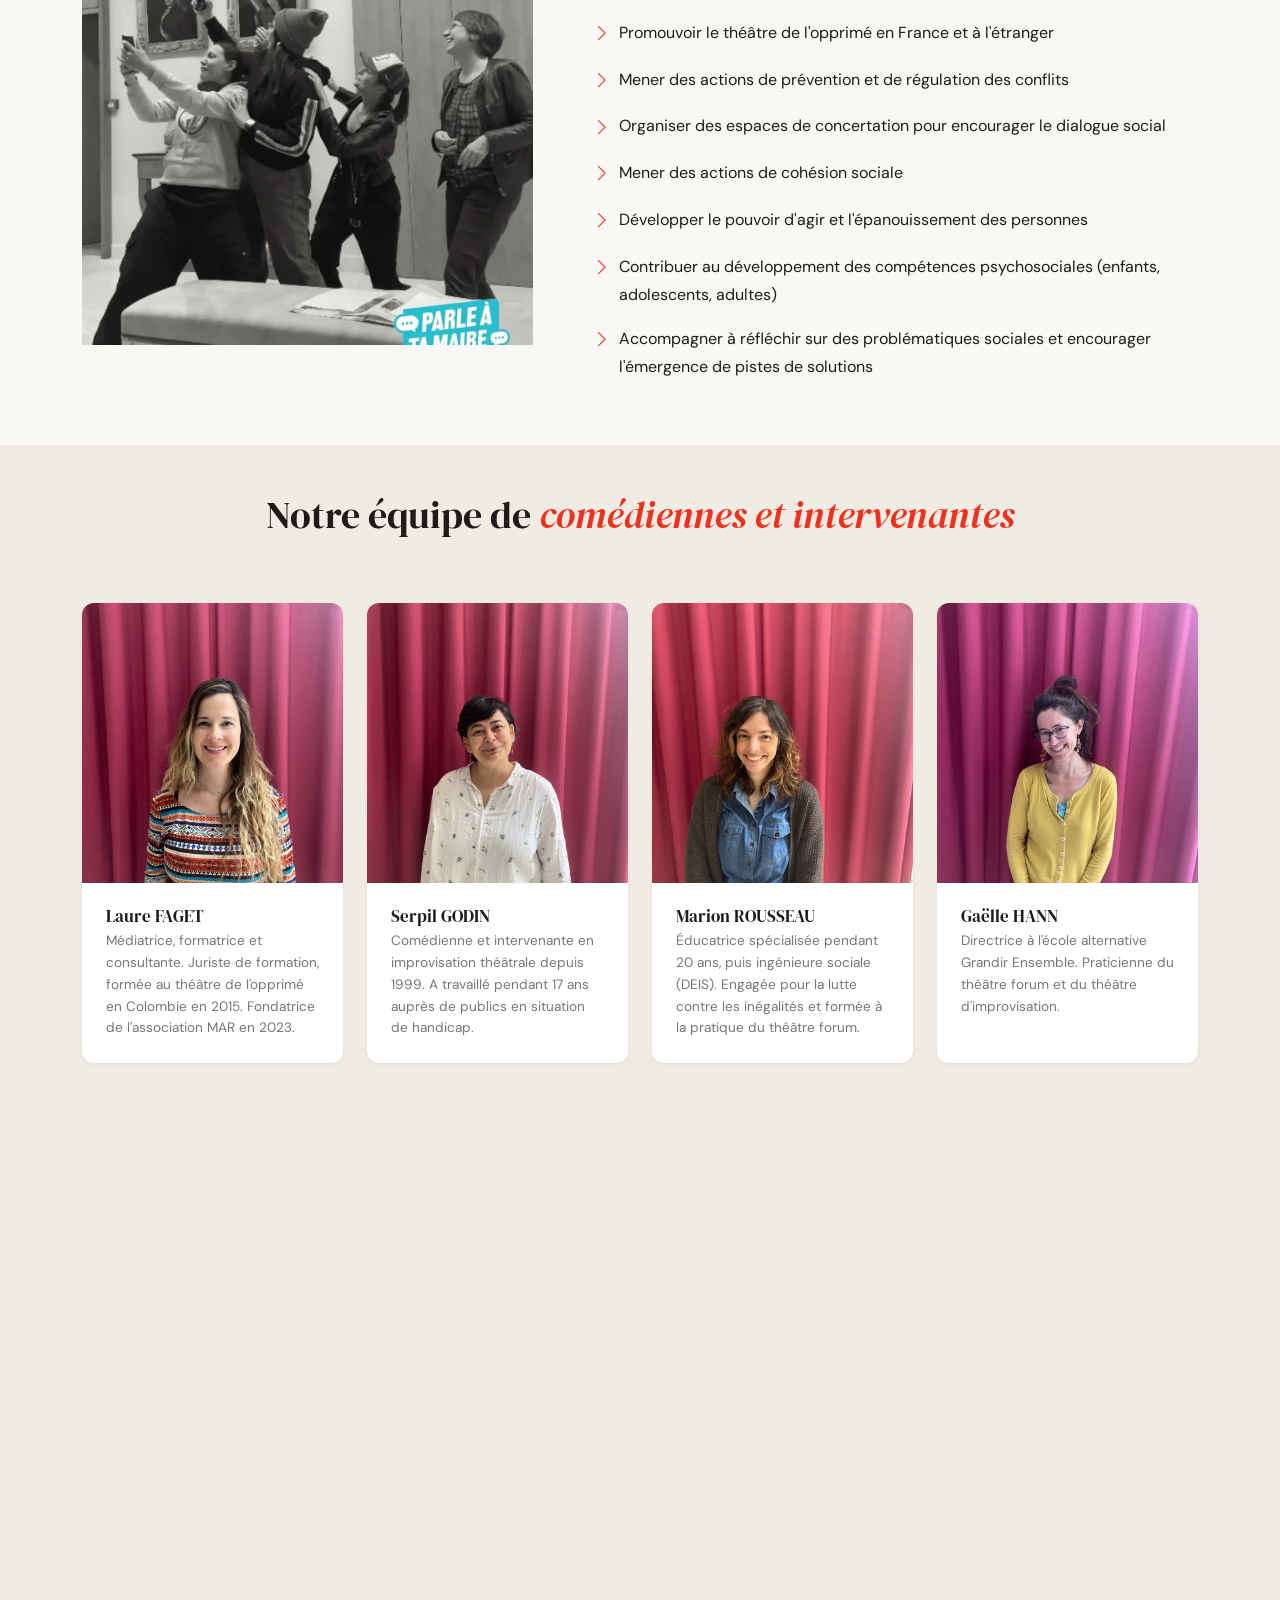
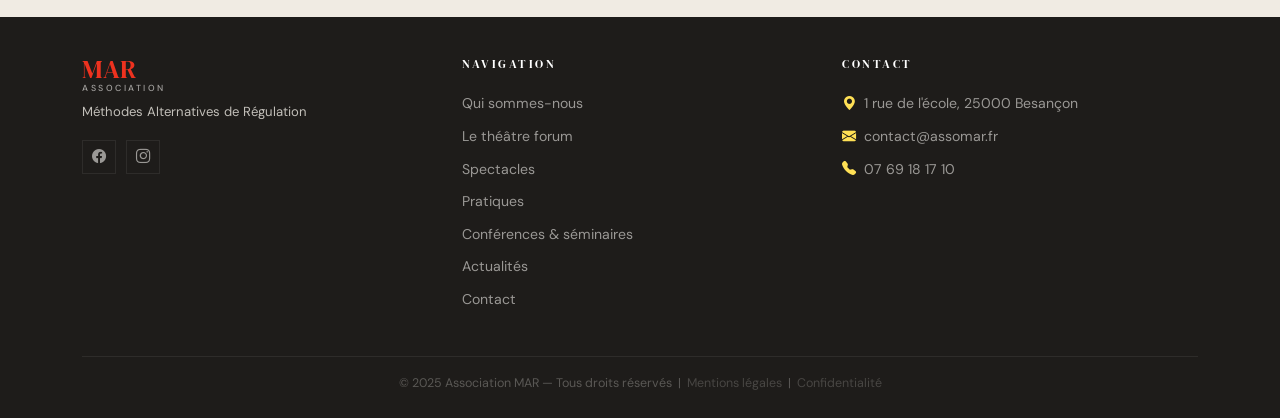
<file: qui-sommes-nous.html>
<!DOCTYPE html>
<html lang="fr">
<head>
  <meta charset="UTF-8">
  <meta name="viewport" content="width=device-width, initial-scale=1.0">
  <title>Qui sommes-nous — Association MAR</title>
  <link href="https://cdn.jsdelivr.net/npm/bootstrap@5.3.2/dist/css/bootstrap.min.css" rel="stylesheet">
  <link href="https://cdn.jsdelivr.net/npm/bootstrap-icons@1.11.3/font/bootstrap-icons.min.css" rel="stylesheet">
  <link rel="stylesheet" href="css/style.css">
</head>
<body>

<nav class="navbar navbar-expand-lg fixed-top">
  <div class="container">
    <a class="navbar-brand logo-brand" href="index.html">
      <div class="logo-placeholder"><span class="logo-mar">MAR</span><span class="logo-asso">Association</span></div>
    </a>
    <button class="navbar-toggler" type="button" data-bs-toggle="collapse" data-bs-target="#nav">
      <span class="navbar-toggler-icon"></span>
    </button>
    <div class="collapse navbar-collapse" id="nav">
      <ul class="navbar-nav ms-auto">
        <li class="nav-item"><a class="nav-link" href="index.html">Accueil</a></li>
        <li class="nav-item"><a class="nav-link active" href="qui-sommes-nous.html">Qui sommes-nous</a></li>
        <li class="nav-item"><a class="nav-link" href="theatre-forum.html">Le théâtre forum</a></li>
        <li class="nav-item"><a class="nav-link" href="spectacles.html">Spectacles</a></li>
        <li class="nav-item"><a class="nav-link" href="pratique.html">Pratiques</a></li>
        <li class="nav-item"><a class="nav-link" href="conferences.html">Conférences</a></li>
        <li class="nav-item"><a class="nav-link" href="actualites.html">Actualités</a></li>
        <li class="nav-item"><a class="nav-link nav-cta" href="contact.html">Contact</a></li>
      </ul>
    </div>
  </div>
</nav>


<!-- PRÉSENTATION -->
<section>
  <div class="container">
    <div class="row align-items-center">
      <div class="col-lg-7">
        <h2 class="section-title">L'association <em>MAR</em></h2>
        <div class="section-divider"></div>
        <p>L'association MAR (Méthodes Alternatives de Régulation) a été créée en 2023. Elle utilise l'approche du théâtre de l'opprimé pour promouvoir le dialogue social et la transformation de situations problématiques, à travers des ateliers, des stages et des représentations en théâtre forum.</p>

        <h3 class="mt-4 titre-carte">D'où part la création de l'association ?</h3>
        <p>La fondatrice Laure Faget fait la découverte du théâtre de l'opprimé en Colombie et elle tombe en amour de cette approche ! Elle suit alors une formation de formateurs là-bas. Très inspirée du combat d'Augusto Boal pour révéler et transformer les rapports d'oppression, Laure est fascinée par la richesse de toutes les dynamiques issues de cette approche.</p>
        <p>Après plusieurs années en Amérique du Sud, elle rentre en France et décide de créer l'association pour faire découvrir et faire rayonner le théâtre forum. La rencontre avec des comédien·nes inspirant·es et engagé·es a donné naissance à ce collectif qu'est MAR.</p>
        <blockquote class="citation-inline">
          <p>Ceux qui pratiquent le théâtre de l'opprimé recherchent la paix, conscients que le plus grand ennemi de la paix est la passivité.</p>
          <cite>Augusto Boal</cite>
        </blockquote>
      </div>
      <div class="col-lg-5 mt-4 mt-lg-0">
        <img src="images/proposees/photo-10.jpg"
             alt="Association MAR" class="img-fluid section-img section-img-lg">
      </div>
    </div>
  </div>
</section>

<!-- POURQUOI MAR -->
<section class="section-alt">
  <div class="container">
    <h2 class="section-title text-center">Pourquoi ce nom <em>« MAR »</em> ?</h2>
    <div class="section-divider mx-auto"></div>
    <div class="row justify-content-center">
      <div class="col-lg-8 text-center">
        <p class="lead">MAR signifie <strong>MER</strong> en espagnol. La mer connecte les différents pays et leurs habitant·es, sans frontières. Son immensité nous apaise, nous élève et nous transcende.</p>
      </div>
    </div>
    <div class="row g-4 mt-3">
      <div class="col-md-4 text-center">
        <div class="p-4 encart-rouge">
          <div class="icon-xl"><i class="bi bi-layers"></i></div>
          <h4 class="mt-2 titre-carte">Méthodes</h4>
          <p class="text-note">Plusieurs démarches et techniques : théâtre forum, théâtre invisible, improvisation, dynamiques de jeux pour favoriser un mieux vivre ensemble.</p>
        </div>
      </div>
      <div class="col-md-4 text-center">
        <div class="p-4 encart-jaune">
          <div class="icon-xl"><i class="bi bi-arrow-left-right"></i></div>
          <h4 class="mt-2 titre-carte">Alternatives</h4>
          <p class="text-note">Le théâtre forum est un outil très pertinent pour trouver d'autres chemins, d'autres voies à des situations difficiles et complexes.</p>
        </div>
      </div>
      <div class="col-md-4 text-center">
        <div class="p-4 encart-dark">
          <div class="icon-xl"><i class="bi bi-sliders"></i></div>
          <h4 class="mt-2 titre-carte">Régulation</h4>
          <p class="text-note">Faciliter le dialogue, transformer les situations de tension pour ouvrir le champ des possibles et trouver d'autres modes de fonctionnement.</p>
        </div>
      </div>
    </div>
  </div>
</section>

<!-- OBJECTIFS -->
<section>
  <div class="container">
    <div class="row align-items-center">
      <div class="col-lg-5">
        <img src="images/spectacles/scene-11.jpg"
             alt="MAR en action" class="img-fluid section-img section-img-md">
      </div>
      <div class="col-lg-7 mt-4 mt-lg-0 ps-lg-5">
        <h2 class="section-title">Nos <em>objectifs</em></h2>
        <div class="section-divider"></div>
        <ul class="list-unstyled">
          <li class="d-flex gap-2 mb-3"><i class="bi bi-chevron-right chevron-rouge"></i> Promouvoir le théâtre de l'opprimé en France et à l'étranger</li>
          <li class="d-flex gap-2 mb-3"><i class="bi bi-chevron-right chevron-rouge"></i> Mener des actions de prévention et de régulation des conflits</li>
          <li class="d-flex gap-2 mb-3"><i class="bi bi-chevron-right chevron-rouge"></i> Organiser des espaces de concertation pour encourager le dialogue social</li>
          <li class="d-flex gap-2 mb-3"><i class="bi bi-chevron-right chevron-rouge"></i> Mener des actions de cohésion sociale</li>
          <li class="d-flex gap-2 mb-3"><i class="bi bi-chevron-right chevron-rouge"></i> Développer le pouvoir d'agir et l'épanouissement des personnes</li>
          <li class="d-flex gap-2 mb-3"><i class="bi bi-chevron-right chevron-rouge"></i> Contribuer au développement des compétences psychosociales (enfants, adolescents, adultes)</li>
          <li class="d-flex gap-2 mb-3"><i class="bi bi-chevron-right chevron-rouge"></i> Accompagner à réfléchir sur des problématiques sociales et encourager l'émergence de pistes de solutions</li>
        </ul>
      </div>
    </div>
  </div>
</section>

<!-- ÉQUIPE -->
<section class="section-alt">
  <div class="container">
    <h2 class="section-title text-center">Notre équipe de <em>comédiennes et intervenantes</em></h2>
    <div class="section-divider mx-auto"></div>
    <div class="row g-4 mt-2">

      <div class="col-sm-6 col-lg-3">
        <div class="membre-card">
          <img src="images/equipe/laure-1.jpg" alt="Laure Faget">
          <div class="card-body">
            <h4 class="card-title">Laure FAGET</h4>
            <p class="card-subtitle">Fondatrice — Intervenante & Metteuse en scène</p>
            <p class="card-text">Médiatrice, formatrice et consultante. Juriste de formation, formée au théâtre de l'opprimé en Colombie en 2015. Fondatrice de l'association MAR en 2023.</p>
          </div>
        </div>
      </div>

      <div class="col-sm-6 col-lg-3">
        <div class="membre-card">
          <img src="images/equipe/serpil-1.jpg" alt="Serpil Godin">
          <div class="card-body">
            <h4 class="card-title">Serpil GODIN</h4>
            <p class="card-subtitle">Comédienne & Intervenante</p>
            <p class="card-text">Comédienne et intervenante en improvisation théâtrale depuis 1999. A travaillé pendant 17 ans auprès de publics en situation de handicap.</p>
          </div>
        </div>
      </div>

      <div class="col-sm-6 col-lg-3">
        <div class="membre-card">
          <img src="images/equipe/marion-1.jpg" alt="Marion Rousseau">
          <div class="card-body">
            <h4 class="card-title">Marion ROUSSEAU</h4>
            <p class="card-subtitle">Intervenante</p>
            <p class="card-text">Éducatrice spécialisée pendant 20 ans, puis ingénieure sociale (DEIS). Engagée pour la lutte contre les inégalités et formée à la pratique du théâtre forum.</p>
          </div>
        </div>
      </div>

      <div class="col-sm-6 col-lg-3">
        <div class="membre-card">
          <img src="images/equipe/gaelle-1.jpg" alt="Gaëlle Hann">
          <div class="card-body">
            <h4 class="card-title">Gaëlle HANN</h4>
            <p class="card-subtitle">Intervenante</p>
            <p class="card-text">Directrice à l'école alternative Grandir Ensemble. Praticienne du théâtre forum et du théâtre d'improvisation.</p>
          </div>
        </div>
      </div>

      <div class="col-sm-6 col-lg-3">
        <div class="membre-card">
          <img src="images/equipe/elise-1.jpg" alt="Élise Houdelot">
          <div class="card-body">
            <h4 class="card-title">Élise HOUDELOT</h4>
            <p class="card-subtitle">Intervenante</p>
            <p class="card-text">Travailleuse sociale depuis plus de 15 ans, responsable de services médico-sociaux et formatrice à l'IRTS. Pratique le théâtre d'improvisation depuis 10 ans.</p>
          </div>
        </div>
      </div>

      <div class="col-sm-6 col-lg-3">
        <div class="membre-card">
          <img src="images/equipe/ornelle-1.jpg" alt="Ornella Coronati">
          <div class="card-body">
            <h4 class="card-title">Ornella CORONATI</h4>
            <p class="card-subtitle">Comédienne & Intervenante</p>
            <p class="card-text">Pratique l'improvisation à Besançon depuis plus de 15 ans. Intervenante en théâtre d'improvisation depuis 10 ans, tournée vers le théâtre forum en 2023.</p>
          </div>
        </div>
      </div>

      <div class="col-sm-6 col-lg-3">
        <div class="membre-card">
          <img src="images/equipe/marie-1.jpg" alt="Marie Rondot">
          <div class="card-body">
            <h4 class="card-title">Marie RONDOT</h4>
            <p class="card-subtitle">Comédienne</p>
            <p class="card-text">Passionnée de musique et de formes artistiques variées. A découvert le théâtre forum en 2023 et rejoint l'association MAR en 2024.</p>
          </div>
        </div>
      </div>

      <div class="col-sm-6 col-lg-3">
        <div class="membre-card">
          <div class="membre-placeholder"></div>
          <div class="card-body">
            <h4 class="card-title">Jennifer CORONATI</h4>
            <p class="card-subtitle">Intervenante</p>
            <p class="card-text">Enseignante de français pour les étrangers et d'italien. Anime des formations en communication à l'Université et en entreprise. Pratique l'improvisation et le théâtre forum.</p>
          </div>
        </div>
      </div>

    </div>
  </div>
</section>

<footer>
  <div class="container">
    <div class="row g-4">
      <div class="col-lg-4">
        <div class="footer-logo-placeholder"><span class="footer-logo-mar">MAR</span><span class="footer-logo-asso">Association</span></div>
        <p class="mt-2 footer-slogan">Méthodes Alternatives de Régulation</p>
        <div class="mt-3">
          <a href="https://www.facebook.com/profile.php?id=61551824633043" class="social-link" target="_blank"><i class="bi bi-facebook"></i></a>
          <a href="https://www.instagram.com/association_mar_theatre_forum?igsh=MWlxeDFoOXNvcmVjaw%3D%3D&utm_source=qr" class="social-link" target="_blank"><i class="bi bi-instagram"></i></a>
        </div>
      </div>
      <div class="col-lg-4">
        <h5>Navigation</h5>
        <ul>
          <li><a href="qui-sommes-nous.html">Qui sommes-nous</a></li>
          <li><a href="theatre-forum.html">Le théâtre forum</a></li>
          <li><a href="spectacles.html">Spectacles</a></li>
          <li><a href="pratique.html">Pratiques</a></li>
          <li><a href="conferences.html">Conférences & séminaires</a></li>
          <li><a href="actualites.html">Actualités</a></li>
          <li><a href="contact.html">Contact</a></li>
        </ul>
      </div>
      <div class="col-lg-4">
        <h5>Contact</h5>
        <ul>
          <li><i class="bi bi-geo-alt-fill me-2 footer-icon"></i>1 rue de l'école, 25000 Besançon</li>
          <li><i class="bi bi-envelope-fill me-2 footer-icon"></i><a href="mailto:contact@assomar.fr">contact@assomar.fr</a></li>
          <li><i class="bi bi-telephone-fill me-2 footer-icon"></i><a href="tel:0769181710">07 69 18 17 10</a></li>
        </ul>
      </div>
    </div>
    <div class="footer-bottom">&copy; 2025 Association MAR — Tous droits réservés &nbsp;|&nbsp; <a href="mentions-legales.html" class="footer-legal">Mentions légales</a> &nbsp;|&nbsp; <a href="mentions-legales.html#confidentialite" class="footer-legal">Confidentialité</a></div>
  </div>
</footer>

<script src="https://cdn.jsdelivr.net/npm/bootstrap@5.3.2/dist/js/bootstrap.bundle.min.js"></script>
<script src="js/cookies.js" defer></script>
<script src="js/navbar.js" defer></script>
<script src="js/reveal.js" defer></script>
</body>
</html>
</file>
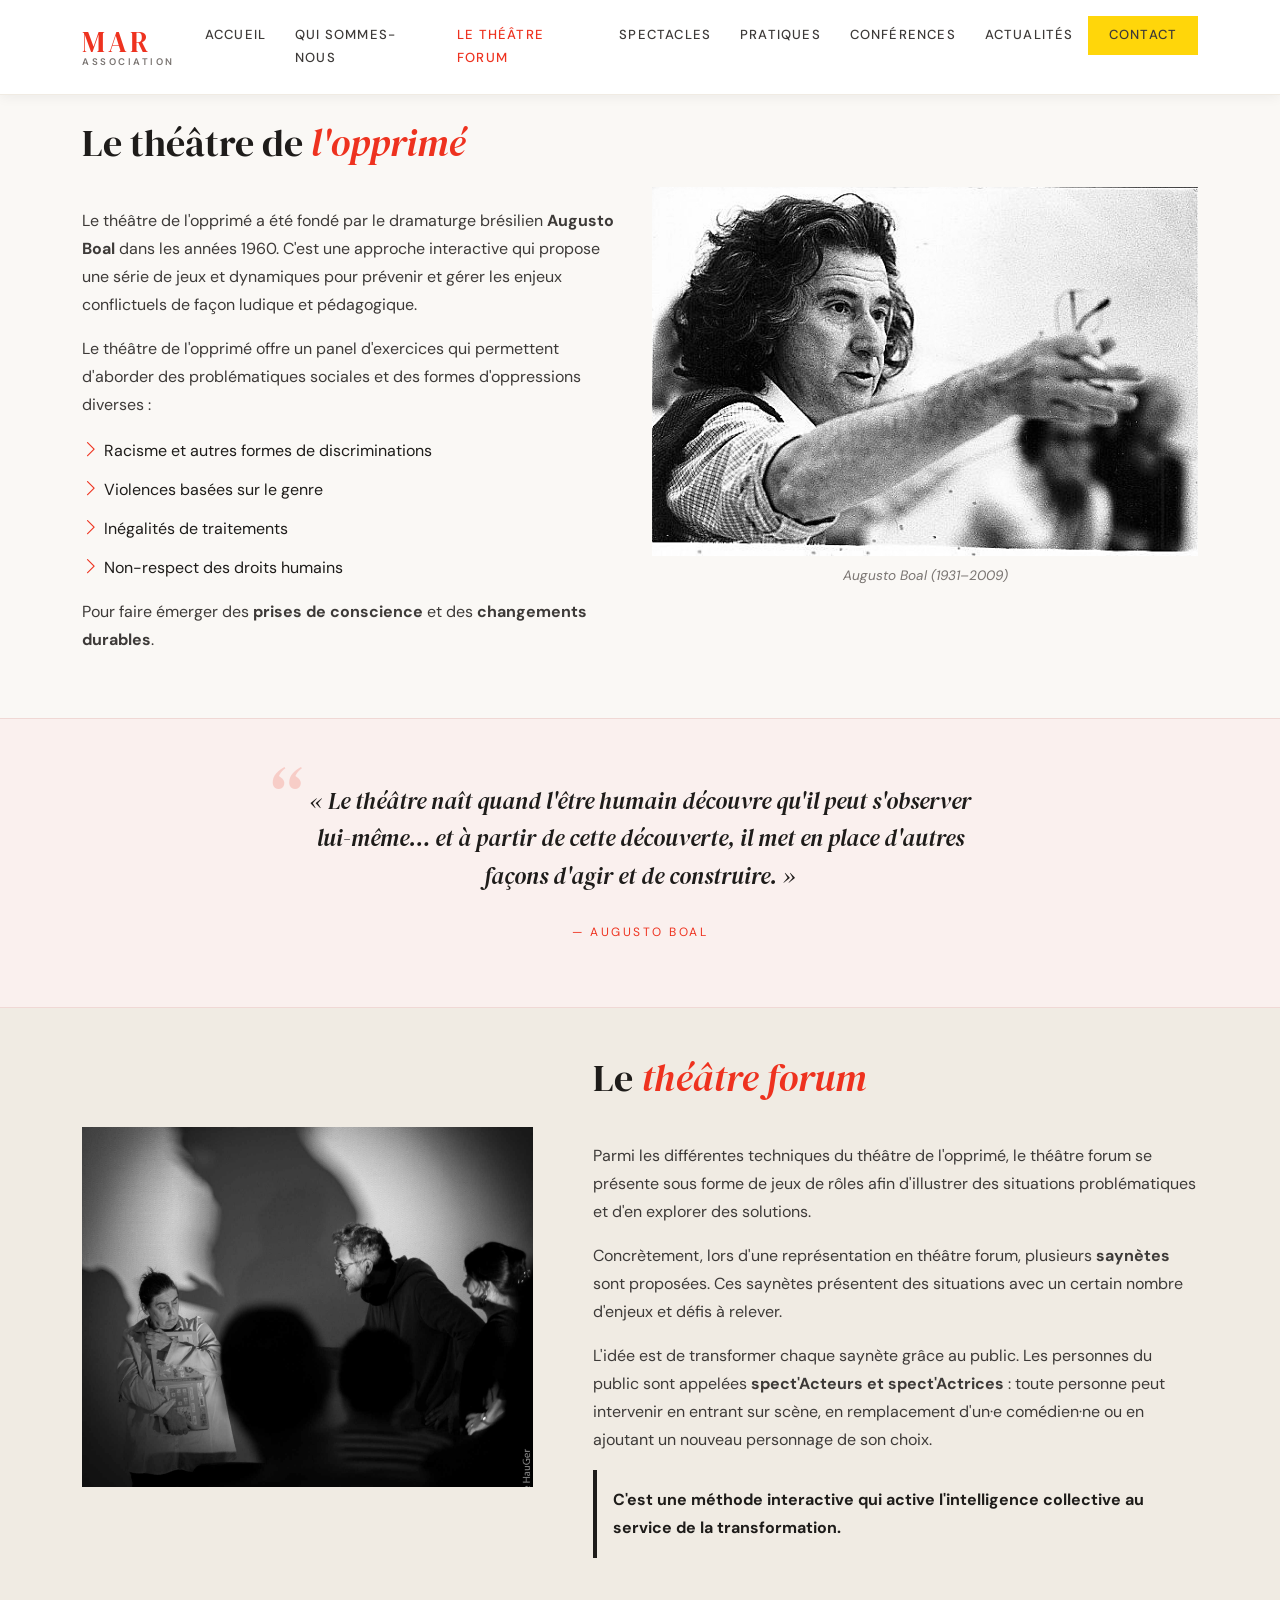
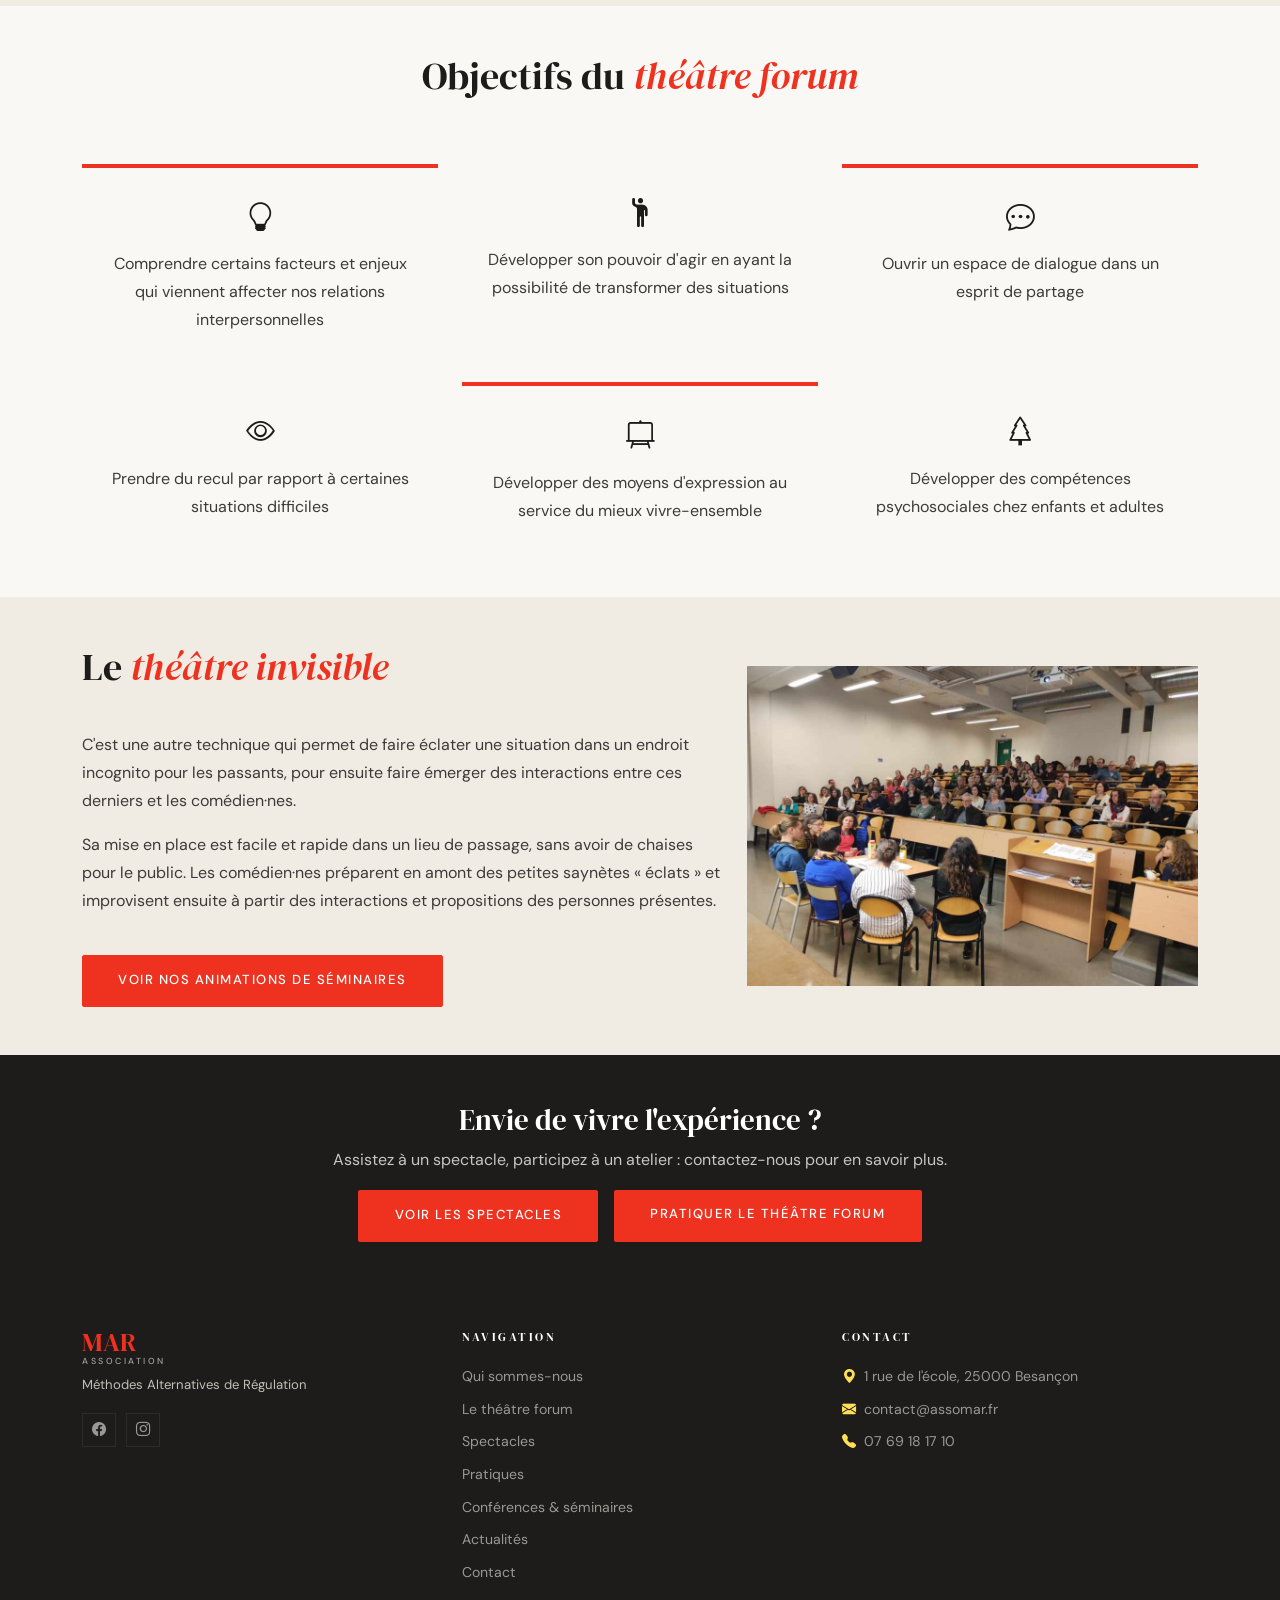
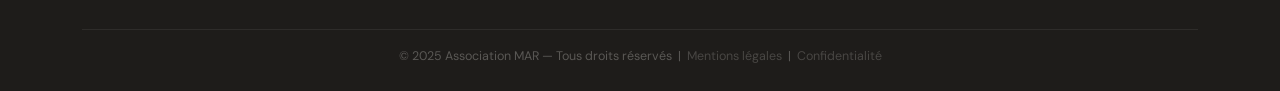
<file: theatre-forum.html>
<!DOCTYPE html>
<html lang="fr">
<head>
  <meta charset="UTF-8">
  <meta name="viewport" content="width=device-width, initial-scale=1.0">
  <title>C'est quoi le théâtre forum — Association MAR</title>
  <link href="https://cdn.jsdelivr.net/npm/bootstrap@5.3.2/dist/css/bootstrap.min.css" rel="stylesheet">
  <link href="https://cdn.jsdelivr.net/npm/bootstrap-icons@1.11.3/font/bootstrap-icons.min.css" rel="stylesheet">
  <link rel="stylesheet" href="css/style.css">
</head>
<body>

<nav class="navbar navbar-expand-lg fixed-top">
  <div class="container">
    <a class="navbar-brand logo-brand" href="index.html">
      <div class="logo-placeholder"><span class="logo-mar">MAR</span><span class="logo-asso">Association</span></div>
    </a>
    <button class="navbar-toggler" type="button" data-bs-toggle="collapse" data-bs-target="#nav">
      <span class="navbar-toggler-icon"></span>
    </button>
    <div class="collapse navbar-collapse" id="nav">
      <ul class="navbar-nav ms-auto">
        <li class="nav-item"><a class="nav-link" href="index.html">Accueil</a></li>
        <li class="nav-item"><a class="nav-link" href="qui-sommes-nous.html">Qui sommes-nous</a></li>
        <li class="nav-item"><a class="nav-link active" href="theatre-forum.html">Le théâtre forum</a></li>
        <li class="nav-item"><a class="nav-link" href="spectacles.html">Spectacles</a></li>
        <li class="nav-item"><a class="nav-link" href="pratique.html">Pratiques</a></li>
        <li class="nav-item"><a class="nav-link" href="conferences.html">Conférences</a></li>
        <li class="nav-item"><a class="nav-link" href="actualites.html">Actualités</a></li>
        <li class="nav-item"><a class="nav-link nav-cta" href="contact.html">Contact</a></li>
      </ul>
    </div>
  </div>
</nav>


<!-- THÉÂTRE DE L'OPPRIMÉ -->
<section>
  <div class="container">
    <div class="row align-items-center">
      <div class="col-lg-6">
        <h2 class="section-title">Le théâtre de <em>l'opprimé</em></h2>
        <div class="section-divider"></div>
        <p>Le théâtre de l'opprimé a été fondé par le dramaturge brésilien <strong>Augusto Boal</strong> dans les années 1960. C'est une approche interactive qui propose une série de jeux et dynamiques pour prévenir et gérer les enjeux conflictuels de façon ludique et pédagogique.</p>
        <p>Le théâtre de l'opprimé offre un panel d'exercices qui permettent d'aborder des problématiques sociales et des formes d'oppressions diverses :</p>
        <ul class="list-unstyled">
          <li class="mb-2"><i class="bi bi-chevron-right chevron-rouge"></i> Racisme et autres formes de discriminations</li>
          <li class="mb-2"><i class="bi bi-chevron-right chevron-rouge"></i> Violences basées sur le genre</li>
          <li class="mb-2"><i class="bi bi-chevron-right chevron-rouge"></i> Inégalités de traitements</li>
          <li class="mb-2"><i class="bi bi-chevron-right chevron-rouge"></i> Non-respect des droits humains</li>
        </ul>
        <p>Pour faire émerger des <strong>prises de conscience</strong> et des <strong>changements durables</strong>.</p>
      </div>
      <div class="col-lg-6 mt-4 mt-lg-0 text-center">
        <img src="images/contenu/augusto-boal.jpg"
             alt="Augusto Boal" class="img-fluid section-img section-img-lg img-grayscale">
        <p class="photo-caption">Augusto Boal (1931–2009)</p>
      </div>
    </div>
  </div>
</section>

<!-- CITATION -->
<div class="citation-band">
  <div class="container">
    <blockquote>
      « Le théâtre naît quand l'être humain découvre qu'il peut s'observer lui-même… et à partir de cette découverte, il met en place d'autres façons d'agir et de construire. »
      <cite>Augusto Boal</cite>
    </blockquote>
  </div>
</div>

<!-- THÉÂTRE FORUM -->
<section class="section-alt">
  <div class="container">
    <div class="row align-items-center">
      <div class="col-lg-5 mb-4 mb-lg-0">
        <img src="images/proposees/photo-1.jpg"
             alt="Théâtre forum" class="img-fluid section-img section-img-md">
      </div>
      <div class="col-lg-7 ps-lg-5">
        <h2 class="section-title">Le <em>théâtre forum</em></h2>
        <div class="section-divider"></div>
        <p>Parmi les différentes techniques du théâtre de l'opprimé, le théâtre forum se présente sous forme de jeux de rôles afin d'illustrer des situations problématiques et d'en explorer des solutions.</p>
        <p>Concrètement, lors d'une représentation en théâtre forum, plusieurs <strong>saynètes</strong> sont proposées. Ces saynètes présentent des situations avec un certain nombre d'enjeux et défis à relever.</p>
        <p>L'idée est de transformer chaque saynète grâce au public. Les personnes du public sont appelées <strong>spect'Acteurs et spect'Actrices</strong> : toute personne peut intervenir en entrant sur scène, en remplacement d'un·e comédien·ne ou en ajoutant un nouveau personnage de son choix.</p>
        <div class="p-3 mt-3 highlight-box">
          <strong>C'est une méthode interactive qui active l'intelligence collective au service de la transformation.</strong>
        </div>
      </div>
    </div>
  </div>
</section>

<!-- OBJECTIFS -->
<section>
  <div class="container">
    <h2 class="section-title text-center">Objectifs du <em>théâtre forum</em></h2>
    <div class="section-divider mx-auto"></div>
    <div class="row g-4 mt-2">
      <div class="col-md-6 col-lg-4">
        <div class="p-4 h-100 text-center objectif-card objectif-card-rouge">
          <div class="icon-xl"><i class="bi bi-lightbulb"></i></div>
          <p class="mt-2 mb-0">Comprendre certains facteurs et enjeux qui viennent affecter nos relations interpersonnelles</p>
        </div>
      </div>
      <div class="col-md-6 col-lg-4">
        <div class="p-4 h-100 text-center objectif-card objectif-card-jaune">
          <div class="icon-xl"><i class="bi bi-person-raised-hand"></i></div>
          <p class="mt-2 mb-0">Développer son pouvoir d'agir en ayant la possibilité de transformer des situations</p>
        </div>
      </div>
      <div class="col-md-6 col-lg-4">
        <div class="p-4 h-100 text-center objectif-card objectif-card-rouge">
          <div class="icon-xl"><i class="bi bi-chat-dots"></i></div>
          <p class="mt-2 mb-0">Ouvrir un espace de dialogue dans un esprit de partage</p>
        </div>
      </div>
      <div class="col-md-6 col-lg-4">
        <div class="p-4 h-100 text-center objectif-card objectif-card-jaune">
          <div class="icon-xl"><i class="bi bi-eye"></i></div>
          <p class="mt-2 mb-0">Prendre du recul par rapport à certaines situations difficiles</p>
        </div>
      </div>
      <div class="col-md-6 col-lg-4">
        <div class="p-4 h-100 text-center objectif-card objectif-card-rouge">
          <div class="icon-xl"><i class="bi bi-easel2"></i></div>
          <p class="mt-2 mb-0">Développer des moyens d'expression au service du mieux vivre-ensemble</p>
        </div>
      </div>
      <div class="col-md-6 col-lg-4">
        <div class="p-4 h-100 text-center objectif-card objectif-card-jaune">
          <div class="icon-xl"><i class="bi bi-tree"></i></div>
          <p class="mt-2 mb-0">Développer des compétences psychosociales chez enfants et adultes</p>
        </div>
      </div>
    </div>
  </div>
</section>

<!-- THÉÂTRE INVISIBLE -->
<section class="section-alt">
  <div class="container">
    <div class="row align-items-center">
      <div class="col-lg-7">
        <h2 class="section-title">Le <em>théâtre invisible</em></h2>
        <div class="section-divider"></div>
        <p>C'est une autre technique qui permet de faire éclater une situation dans un endroit incognito pour les passants, pour ensuite faire émerger des interactions entre ces derniers et les comédien·nes.</p>
        <p>Sa mise en place est facile et rapide dans un lieu de passage, sans avoir de chaises pour le public. Les comédien·nes préparent en amont des petites saynètes « éclats » et improvisent ensuite à partir des interactions et propositions des personnes présentes.</p>
        <a href="conferences.html" class="btn-rouge mt-4">Voir nos animations de séminaires</a>
      </div>
      <div class="col-lg-5 mt-4 mt-lg-0">
        <img src="images/spectacles/scene-19.jpg"
             alt="Théâtre invisible" class="img-fluid section-img section-img-sm">
      </div>
    </div>
  </div>
</section>

<!-- CTA -->
<section class="section-cta">
  <div class="container">
    <h2>Envie de vivre l'expérience ?</h2>
    <p class="mt-2">Assistez à un spectacle, participez à un atelier : contactez-nous pour en savoir plus.</p>
    <div class="d-flex gap-3 justify-content-center flex-wrap mt-3">
      <a href="spectacles.html" class="btn-rouge">Voir les spectacles</a>
      <a href="pratique.html" class="btn btn-rouge">Pratiquer le théâtre forum</a>
    </div>
  </div>
</section>

<footer>
  <div class="container">
    <div class="row g-4">
      <div class="col-lg-4">
        <div class="footer-logo-placeholder"><span class="footer-logo-mar">MAR</span><span class="footer-logo-asso">Association</span></div>
        <p class="mt-2 footer-slogan">Méthodes Alternatives de Régulation</p>
        <div class="mt-3">
          <a href="https://www.facebook.com/profile.php?id=61551824633043" class="social-link" target="_blank"><i class="bi bi-facebook"></i></a>
          <a href="https://www.instagram.com/association_mar_theatre_forum?igsh=MWlxeDFoOXNvcmVjaw%3D%3D&utm_source=qr" class="social-link" target="_blank"><i class="bi bi-instagram"></i></a>
        </div>
      </div>
      <div class="col-lg-4">
        <h5>Navigation</h5>
        <ul>
          <li><a href="qui-sommes-nous.html">Qui sommes-nous</a></li>
          <li><a href="theatre-forum.html">Le théâtre forum</a></li>
          <li><a href="spectacles.html">Spectacles</a></li>
          <li><a href="pratique.html">Pratiques</a></li>
          <li><a href="conferences.html">Conférences & séminaires</a></li>
          <li><a href="actualites.html">Actualités</a></li>
          <li><a href="contact.html">Contact</a></li>
        </ul>
      </div>
      <div class="col-lg-4">
        <h5>Contact</h5>
        <ul>
          <li><i class="bi bi-geo-alt-fill me-2 footer-icon"></i>1 rue de l'école, 25000 Besançon</li>
          <li><i class="bi bi-envelope-fill me-2 footer-icon"></i><a href="mailto:contact@assomar.fr">contact@assomar.fr</a></li>
          <li><i class="bi bi-telephone-fill me-2 footer-icon"></i><a href="tel:0769181710">07 69 18 17 10</a></li>
        </ul>
      </div>
    </div>
    <div class="footer-bottom">&copy; 2025 Association MAR — Tous droits réservés &nbsp;|&nbsp; <a href="mentions-legales.html" class="footer-legal">Mentions légales</a> &nbsp;|&nbsp; <a href="mentions-legales.html#confidentialite" class="footer-legal">Confidentialité</a></div>
  </div>
</footer>

<script src="https://cdn.jsdelivr.net/npm/bootstrap@5.3.2/dist/js/bootstrap.bundle.min.js"></script>
<script src="js/cookies.js" defer></script>
<script src="js/navbar.js" defer></script>
<script src="js/reveal.js" defer></script>
</body>
</html>
</file>
<file: css/style.css>
/* =============================================
   Association MAR — Feuille de style principale
   Importe tous les modules CSS dans l'ordre.
   =============================================

   STRUCTURE :
     base/
       variables.css    — palette & tokens de design
       typographie.css  — styles fondamentaux, titres, texte, liens
     layout/
       sections.css     — padding de sections, .section-alt
       navbar.css       — barre de navigation
       hero.css         — bannière hero
       footer.css       — pied de page
     composants/
       boutons.css      — .btn-rouge, .btn-jaune, .btn-outline
       cards.css        — service-card, membre-card, actu-card
       carousel.css     — carousel photos & témoignages
       citation.css     — bandeau citation & nuage de mots
       accordeon.css    — accordéon (page Pratiquer)
       formulaire.css   — formulaire & contact
       catalogue.css    — catalogue spectacles (filtres, pitch cards, modals)
     responsive.css     — media queries mobile & tablette
   ============================================= */

@import url('https://fonts.googleapis.com/css2?family=DM+Sans:ital,wght@0,300;0,400;0,500;0,700;1,300;1,400&family=DM+Serif+Display:ital@0;1&display=swap');

/* Base */
@import 'base/variables.css';
@import 'base/typographie.css';

/* Layout */
@import 'layout/sections.css';
@import 'layout/navbar.css';
@import 'layout/hero.css';
@import 'layout/footer.css';

/* Composants */
@import 'composants/boutons.css';
@import 'composants/cards.css';
@import 'composants/carousel.css';
@import 'composants/citation.css';
@import 'composants/accordeon.css';
@import 'composants/formulaire.css';
@import 'composants/catalogue.css';
@import 'composants/pitch-blog.css';
@import 'composants/reveal.css';

/* Responsive */
@import 'responsive.css';
</file>
